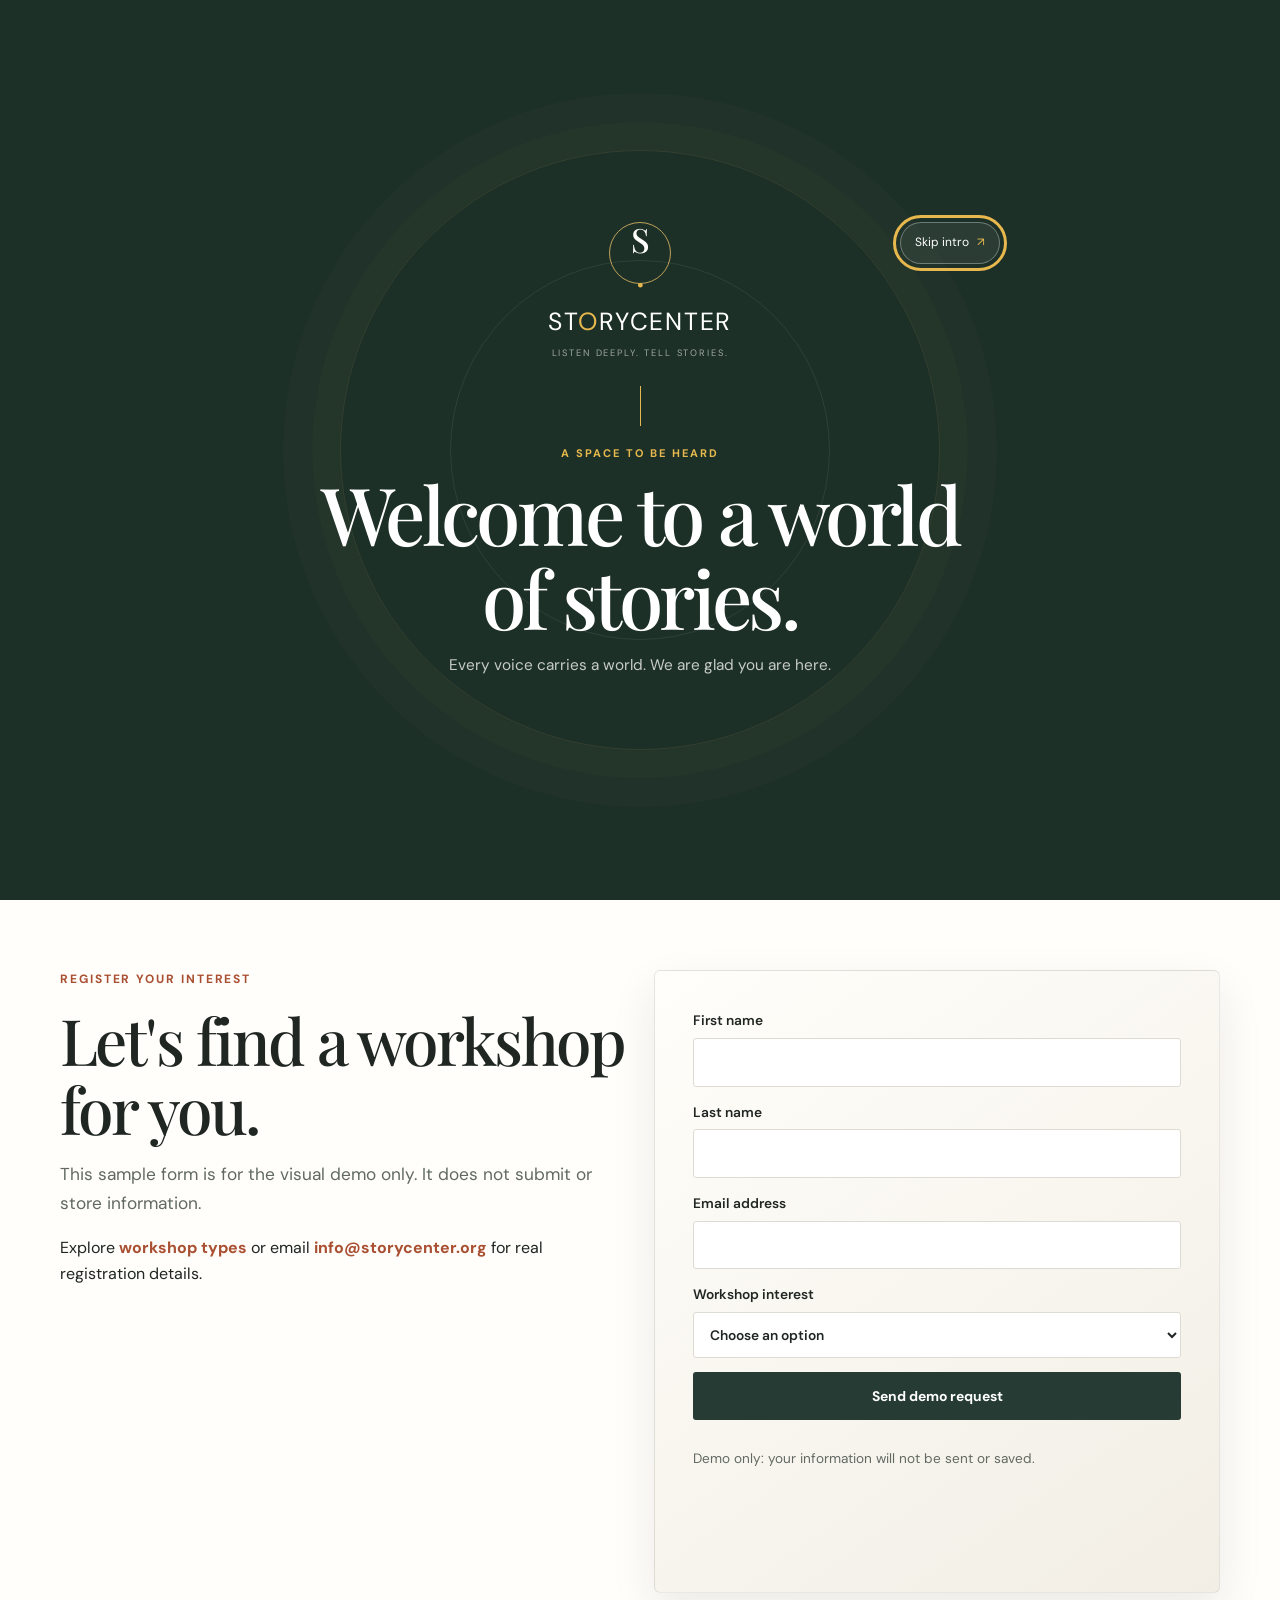
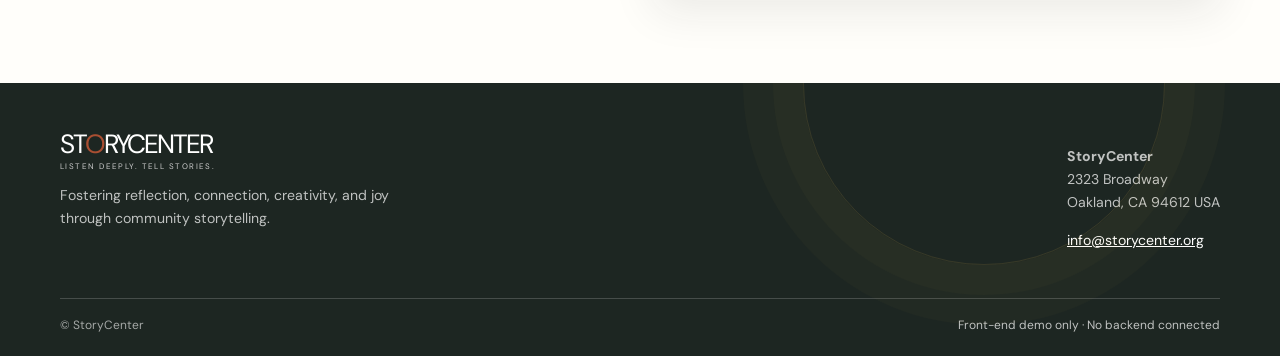
<file: appointment.html>
<!DOCTYPE html>
<html lang="en">
<head>
    <meta charset="utf-8"><meta name="viewport" content="width=device-width, initial-scale=1">
    <meta name="description" content="Register your interest in a StoryCenter public digital storytelling workshop.">
    <title>Join a Workshop — StoryCenter</title>
    <link rel="preconnect" href="https://fonts.googleapis.com"><link rel="preconnect" href="https://fonts.gstatic.com" crossorigin>
    <link href="https://fonts.googleapis.com/css2?family=DM+Sans:wght@400;500;600;700&family=Playfair+Display:wght@500;600;700&display=swap" rel="stylesheet"><link rel="stylesheet" href="css/storycenter.css">
</head>
<body class="inner-page">
    <a class="home-skip" href="#main-content">Skip to content</a>
    <div class="sc-announcement">Support community storytelling and help more voices be heard. <a href="https://www.storycenter.org/donate">Support our work ↗</a><button class="sc-announcement-close" aria-label="Close announcement">×</button></div>
    <header class="sc-header"><div class="sc-wrap sc-nav-row"><a class="sc-brand" href="index.html"><span class="sc-brand-name">ST<span>O</span>RYCENTER</span><span class="sc-brand-tag">Listen deeply. Tell stories.</span></a><button class="sc-menu" aria-expanded="false" aria-controls="primary-nav">☰ <span>Menu</span></button><nav class="sc-nav" id="primary-nav" aria-label="Main navigation"><a href="about.html">About</a><a href="service.html">Workshops</a><a href="gallery.html">Stories</a><a href="price.html">Custom services</a><a href="team.html">Facilitators</a><a class="sc-nav-cta" href="appointment.html" aria-current="page">Join a workshop ↗</a></nav></div></header>
    <main id="main-content">
        <section class="sc-page-hero" style="--page-hero-image:url('https://images.unsplash.com/photo-1529156069898-49953e39b3ac?auto=format&amp;fit=crop&amp;w=2200&amp;q=88')"><div class="sc-page-hero-content sc-wrap"><nav class="sc-breadcrumb" aria-label="Breadcrumb"><a href="index.html">Home</a><span>/</span><span>Join a workshop</span></nav><p class="sc-eyebrow">Public workshops &amp; webinars</p><h1 class="sc-title">Take the first step toward your story.</h1><p class="sc-lead">Tell us what you are interested in and we can help you find a StoryCenter learning experience.</p><div class="sc-actions"><a class="sc-button sc-button-gold" href="#workshop-interest">Register your interest <span aria-hidden="true">↓</span></a><a class="sc-button sc-button-outline" href="service.html">Explore workshop types</a></div></div><a class="sc-hero-note" href="service.html"><span>Your voice belongs here</span><b>Start with the story you want to tell.</b><i aria-hidden="true">↗</i></a><span class="sc-hero-index" aria-hidden="true">07 <i>/</i> BEGIN</span></section>
        <section class="sc-section sc-section-white" id="workshop-interest"><div class="sc-wrap sc-grid-2">
            <div><p class="sc-eyebrow">Register your interest</p><h2 class="sc-title">Let's find a workshop for you.</h2><p class="sc-lead">This sample form is for the visual demo only. It does not submit or store information.</p><p>Explore <a class="sc-link" href="service.html">workshop types</a> or email <a class="sc-link" href="mailto:info@storycenter.org">info@storycenter.org</a> for real registration details.</p></div>
            <form class="sc-form" data-demo-form>
                <label>First name<input name="first-name" autocomplete="given-name" required></label>
                <label>Last name<input name="last-name" autocomplete="family-name" required></label>
                <label>Email address<input type="email" name="email" autocomplete="email" required></label>
                <label>Workshop interest<select name="workshop" required><option value="">Choose an option</option><option>Introduction to Digital Storytelling</option><option>Online Digital Storytelling Workshop</option><option>Participatory Research and Digital Storytelling</option><option>Stories-in-Motion with ArcGIS</option></select></label>
                <button class="sc-button sc-button-dark" type="submit">Send demo request</button>
                <p class="sc-form-notice">Demo only: your information will not be sent or saved.</p><p class="sc-form-status" aria-live="polite"></p>
            </form>
        </div></section>
    </main>
    <footer class="sc-footer"><div class="sc-wrap"><div class="sc-footer-main"><div><a class="sc-brand" href="index.html"><span class="sc-brand-name">ST<span>O</span>RYCENTER</span><span class="sc-brand-tag" style="color:#ccc">Listen deeply. Tell stories.</span></a><p>Fostering reflection, connection, creativity, and joy through community storytelling.</p></div><div><p><strong>StoryCenter</strong><br>2323 Broadway<br>Oakland, CA 94612 USA</p><p><a href="mailto:info@storycenter.org">info@storycenter.org</a></p></div></div><div class="sc-footer-bottom"><span>© StoryCenter</span><p>Front-end demo only · No backend connected</p></div></div></footer>
    <script src="js/storycenter.js"></script>
</body>
</html>
</file>
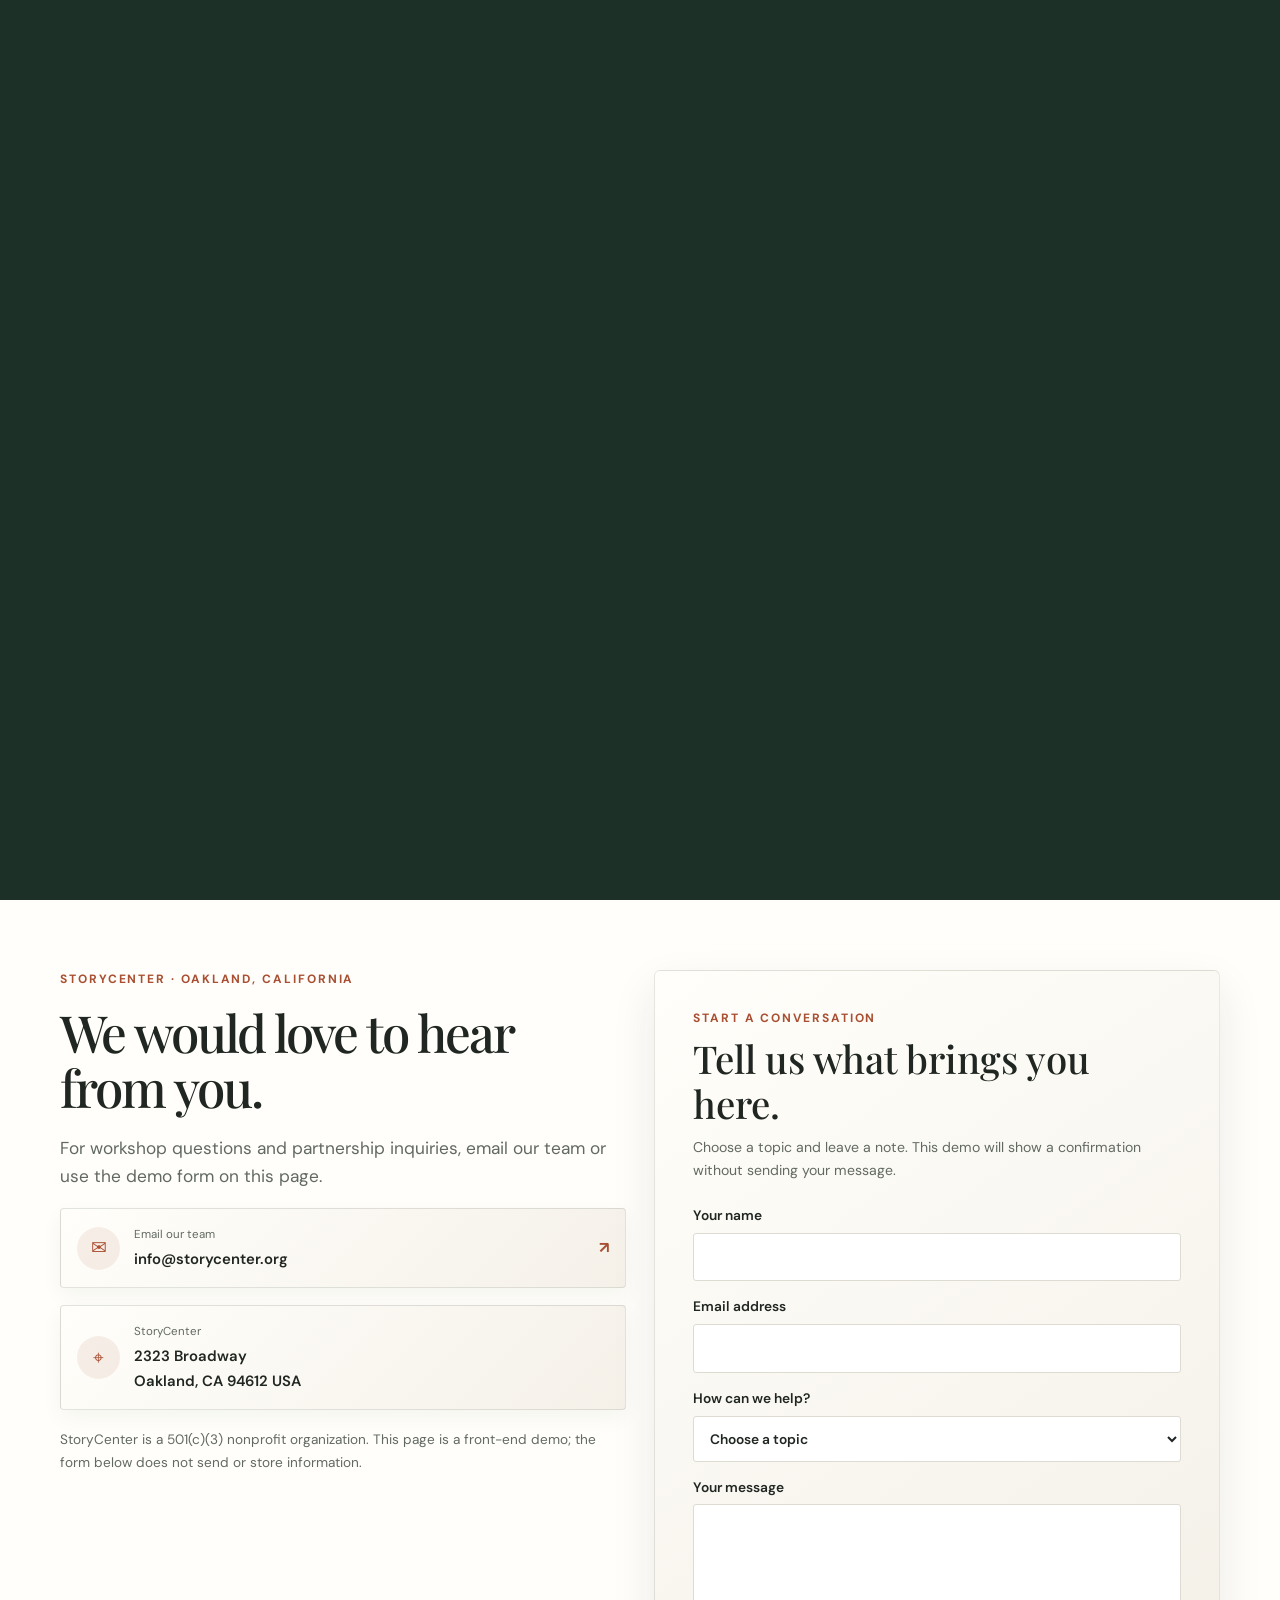
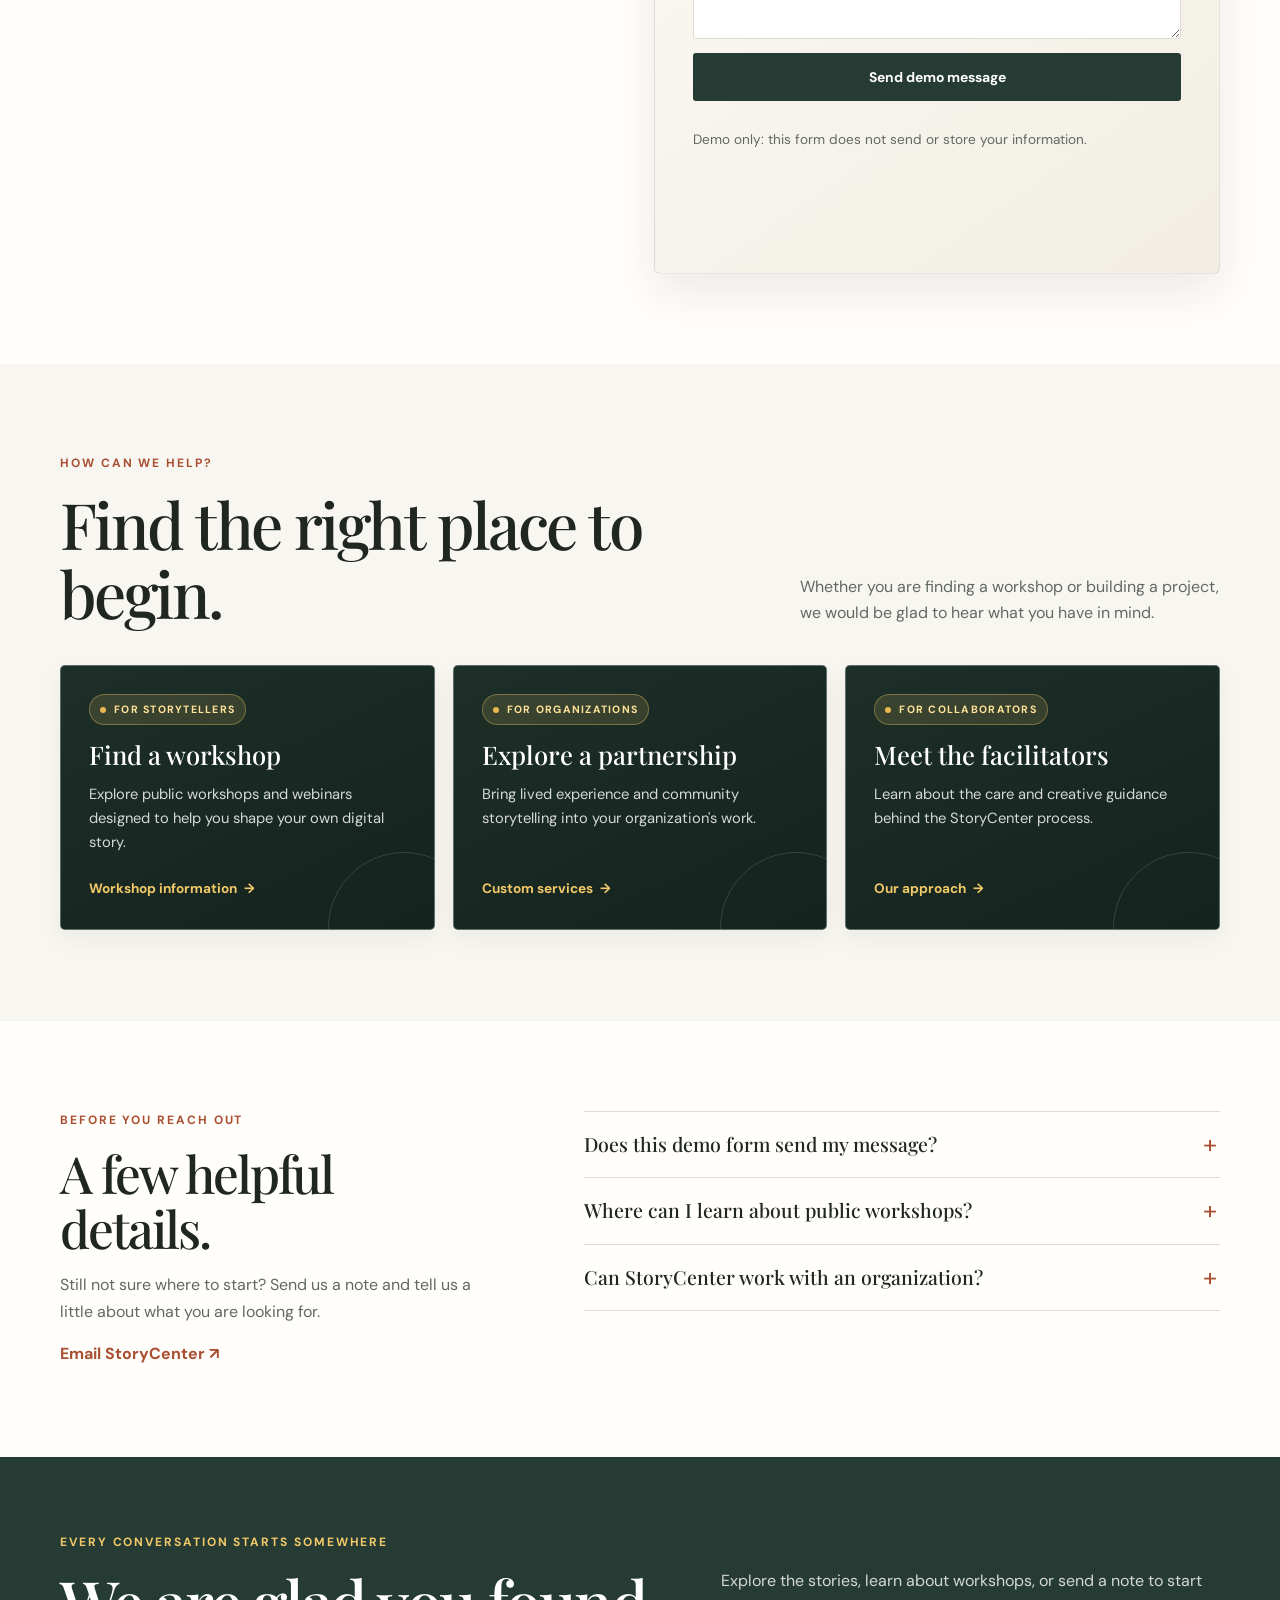
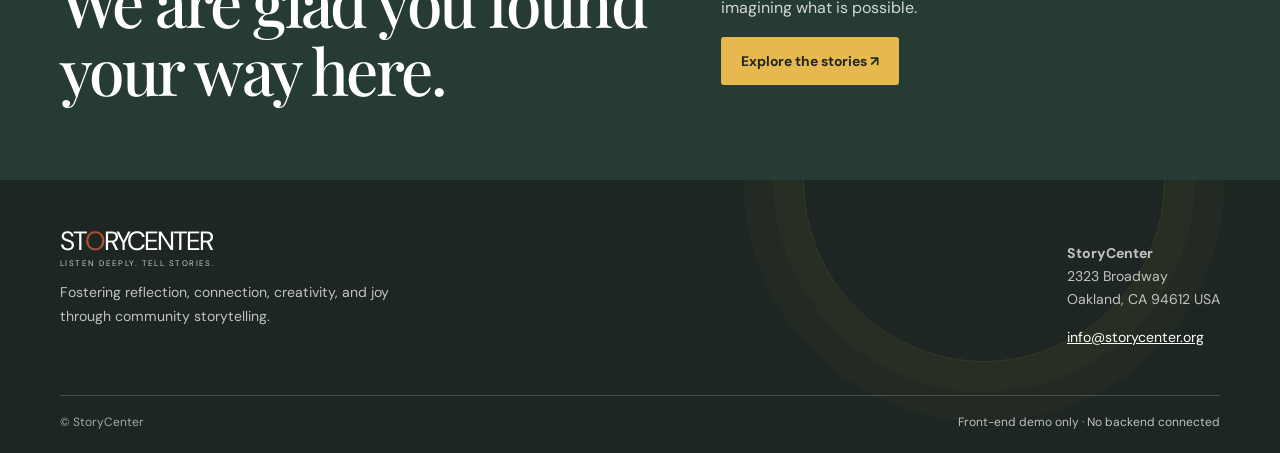
<file: contact.html>
<!DOCTYPE html>
<html lang="en">
<head>
    <meta charset="utf-8"><meta name="viewport" content="width=device-width, initial-scale=1">
    <meta name="description" content="Contact StoryCenter about workshops, custom partnerships, and digital storytelling.">
    <title>Contact StoryCenter</title>
    <link rel="preconnect" href="https://fonts.googleapis.com"><link rel="preconnect" href="https://fonts.gstatic.com" crossorigin>
    <link href="https://fonts.googleapis.com/css2?family=DM+Sans:wght@400;500;600;700&family=Playfair+Display:wght@500;600;700&display=swap" rel="stylesheet"><link rel="stylesheet" href="css/storycenter.css">
</head>
<body class="inner-page">
    <a class="home-skip" href="#main-content">Skip to content</a>
    <div class="sc-announcement">Support community storytelling and help more voices be heard. <a href="https://www.storycenter.org/donate">Support our work ↗</a><button class="sc-announcement-close" aria-label="Close announcement">×</button></div>
    <header class="sc-header"><div class="sc-wrap sc-nav-row"><a class="sc-brand" href="index.html"><span class="sc-brand-name">ST<span>O</span>RYCENTER</span><span class="sc-brand-tag">Listen deeply. Tell stories.</span></a><button class="sc-menu" aria-expanded="false" aria-controls="primary-nav">☰ <span>Menu</span></button><nav class="sc-nav" id="primary-nav" aria-label="Main navigation"><a href="about.html">About</a><a href="service.html">Workshops</a><a href="gallery.html">Stories</a><a href="price.html">Custom services</a><a href="team.html">Facilitators</a><a class="sc-nav-cta" href="contact.html" aria-current="page">Get in touch ↗</a></nav></div></header>
    <main id="main-content">
        <section class="sc-page-hero" style="--page-hero-image:url('https://images.unsplash.com/photo-1521737711867-e3b97375f902?auto=format&amp;fit=crop&amp;w=2200&amp;q=88')"><div class="sc-page-hero-content sc-wrap"><nav class="sc-breadcrumb" aria-label="Breadcrumb"><a href="index.html">Home</a><span>/</span><span>Contact</span></nav><p class="sc-eyebrow">Get in touch · Let's connect</p><h1 class="sc-title">What story would you like to tell?</h1><p class="sc-lead">Reach out about workshops, partnerships, or anything else you would like to explore with StoryCenter.</p><div class="sc-actions"><a class="sc-button sc-button-gold" href="#contact-form">Send us a note <span aria-hidden="true">↓</span></a><a class="sc-button sc-button-outline" href="mailto:info@storycenter.org">Email StoryCenter</a></div></div><a class="sc-hero-note" href="#contact-form"><span>Oakland · Working everywhere</span><b>Good things begin with a conversation.</b><i aria-hidden="true">↗</i></a><span class="sc-hero-index" aria-hidden="true">08 <i>/</i> CONNECT</span></section>
        <section class="sc-section sc-section-white" id="contact-form"><div class="sc-wrap sc-grid-2">
            <div class="contact-intro"><p class="sc-eyebrow">StoryCenter · Oakland, California</p><h2 class="sc-title">We would love to hear from you.</h2><p class="sc-lead">For workshop questions and partnership inquiries, email our team or use the demo form on this page.</p><a class="contact-email-card" href="mailto:info@storycenter.org"><span class="contact-method-icon" aria-hidden="true">✉</span><span><small>Email our team</small><strong>info@storycenter.org</strong></span><b aria-hidden="true">↗</b></a><div class="contact-address-card"><span class="contact-method-icon" aria-hidden="true">⌖</span><span><small>StoryCenter</small><strong>2323 Broadway<br>Oakland, CA 94612 USA</strong></span></div><p class="sc-form-notice">StoryCenter is a 501(c)(3) nonprofit organization. This page is a front-end demo; the form below does not send or store information.</p></div>
            <form class="sc-form" data-demo-form>
                <div class="contact-form-heading"><p class="sc-eyebrow">Start a conversation</p><h2>Tell us what brings you here.</h2><p>Choose a topic and leave a note. This demo will show a confirmation without sending your message.</p></div>
                <label>Your name<input name="name" autocomplete="name" required></label>
                <label>Email address<input type="email" name="email" autocomplete="email" required></label>
                <label>How can we help?<select name="topic" required><option value="">Choose a topic</option><option>Public workshops</option><option>Custom services</option><option>General question</option></select></label>
                <label>Your message<textarea name="message" required></textarea></label>
                <button class="sc-button sc-button-dark" type="submit">Send demo message</button>
                <p class="sc-form-notice">Demo only: this form does not send or store your information.</p><p class="sc-form-status" aria-live="polite"></p>
            </form>
        </div></section>
        <section class="sc-section contact-topics"><div class="sc-wrap"><div class="sc-heading"><div><p class="sc-eyebrow">How can we help?</p><h2 class="sc-title">Find the right place to begin.</h2></div><p>Whether you are finding a workshop or building a project, we would be glad to hear what you have in mind.</p></div><div class="sc-grid-3">
            <a class="sc-card contact-topic-card" href="appointment.html"><span class="sc-card-label">For storytellers</span><h3>Find a workshop</h3><p>Explore public workshops and webinars designed to help you shape your own digital story.</p><span class="sc-link">Workshop information</span></a>
            <a class="sc-card contact-topic-card" href="price.html"><span class="sc-card-label">For organizations</span><h3>Explore a partnership</h3><p>Bring lived experience and community storytelling into your organization's work.</p><span class="sc-link">Custom services</span></a>
            <a class="sc-card contact-topic-card" href="team.html"><span class="sc-card-label">For collaborators</span><h3>Meet the facilitators</h3><p>Learn about the care and creative guidance behind the StoryCenter process.</p><span class="sc-link">Our approach</span></a>
        </div></div></section>
        <section class="sc-section sc-section-white contact-faq"><div class="sc-wrap contact-faq-layout"><div><p class="sc-eyebrow">Before you reach out</p><h2 class="sc-title">A few helpful details.</h2><p>Still not sure where to start? Send us a note and tell us a little about what you are looking for.</p><a class="sc-link" href="mailto:info@storycenter.org">Email StoryCenter ↗</a></div><div class="contact-faq-list">
            <details><summary>Does this demo form send my message?</summary><p>No. This is a front-end demonstration only. Submitting the form shows an on-screen confirmation; information is not sent or stored.</p></details>
            <details><summary>Where can I learn about public workshops?</summary><p>Visit the <a class="sc-link" href="service.html">Workshops page</a> to explore sample learning experiences, or use the <a class="sc-link" href="appointment.html">interest form</a> demo.</p></details>
            <details><summary>Can StoryCenter work with an organization?</summary><p>StoryCenter offers custom storytelling partnerships. Visit <a class="sc-link" href="price.html">Custom services</a> to learn more about the sample approach.</p></details>
        </div></div></section>
        <section class="sc-cta"><div class="sc-wrap sc-cta-inner"><div><p class="sc-eyebrow">Every conversation starts somewhere</p><h2>We are glad you found your way here.</h2></div><div><p>Explore the stories, learn about workshops, or send a note to start imagining what is possible.</p><a class="sc-button sc-button-gold" href="gallery.html">Explore the stories ↗</a></div></div></section>
    </main>
    <footer class="sc-footer"><div class="sc-wrap"><div class="sc-footer-main"><div><a class="sc-brand" href="index.html"><span class="sc-brand-name">ST<span>O</span>RYCENTER</span><span class="sc-brand-tag" style="color:#ccc">Listen deeply. Tell stories.</span></a><p>Fostering reflection, connection, creativity, and joy through community storytelling.</p></div><div><p><strong>StoryCenter</strong><br>2323 Broadway<br>Oakland, CA 94612 USA</p><p><a href="mailto:info@storycenter.org">info@storycenter.org</a></p></div></div><div class="sc-footer-bottom"><span>© StoryCenter</span><p>Front-end demo only · No backend connected</p></div></div></footer>
    <script src="js/storycenter.js"></script>
</body>
</html>
</file>
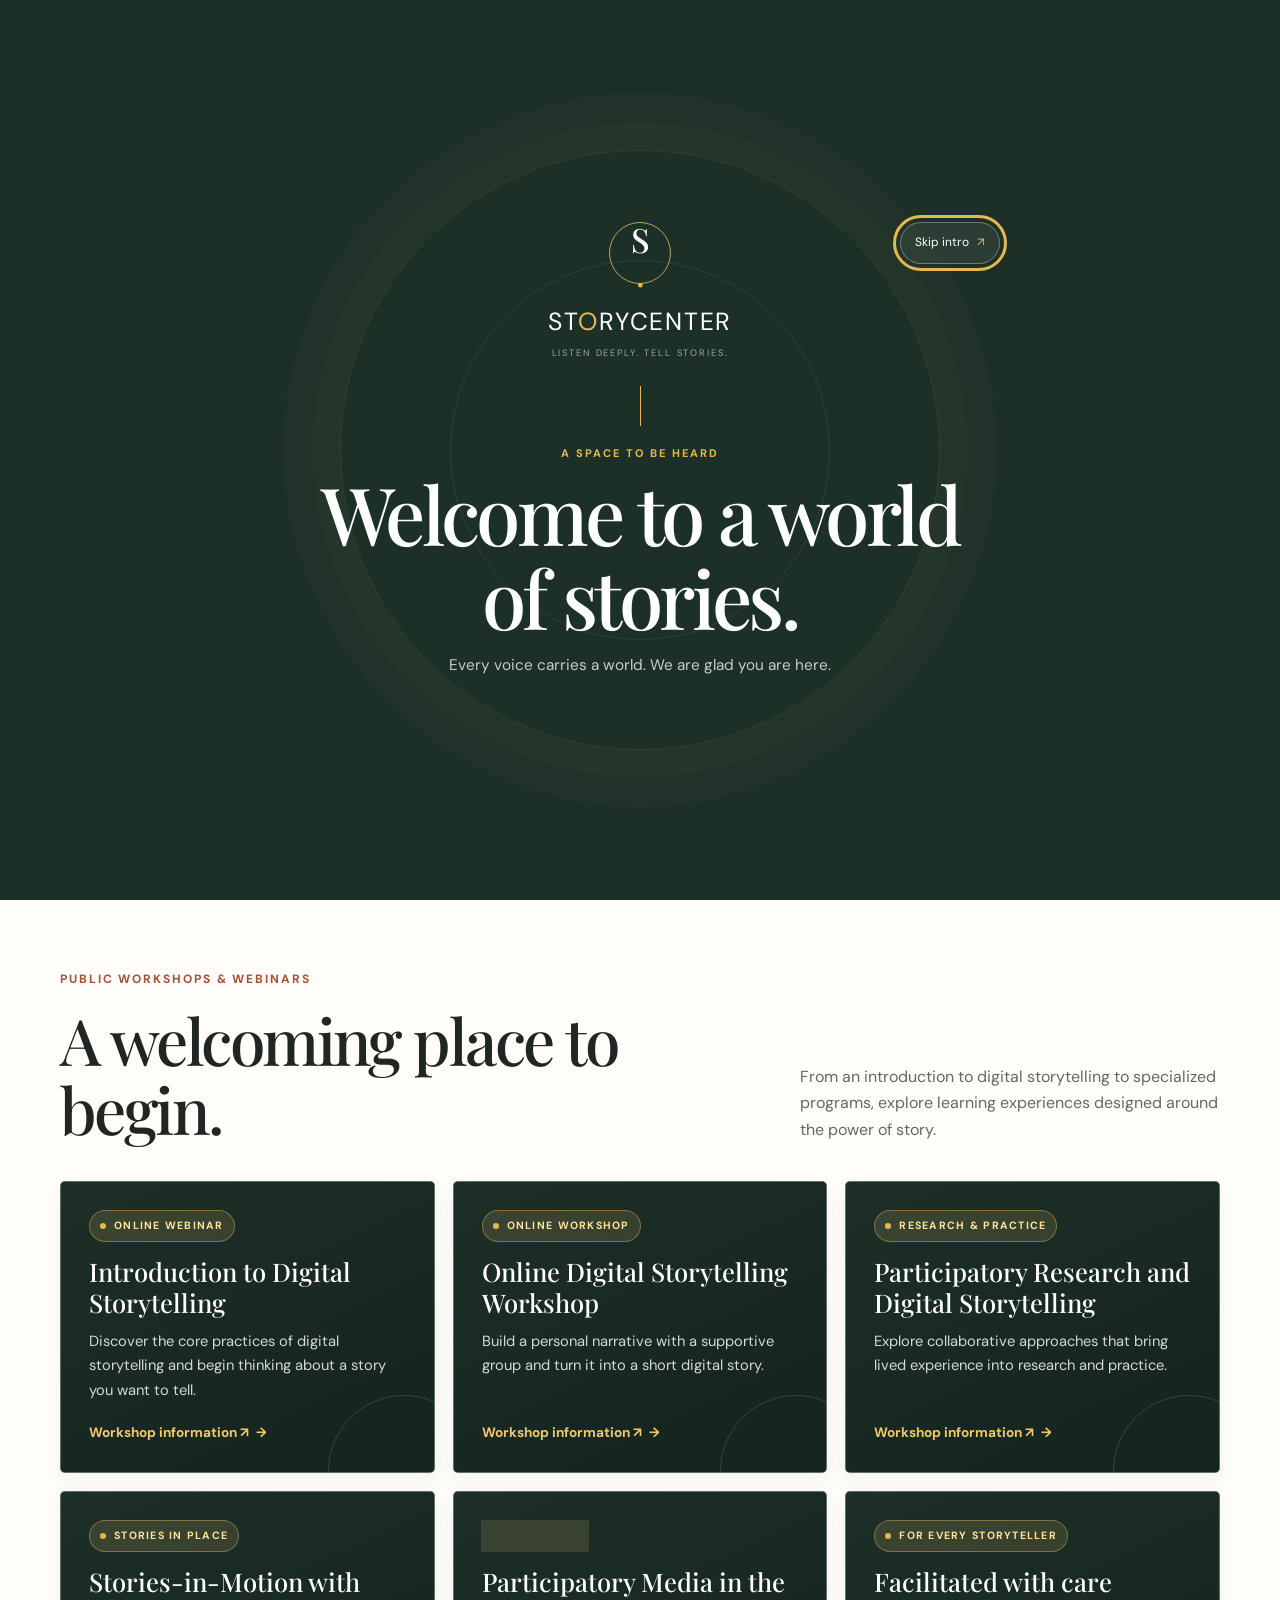
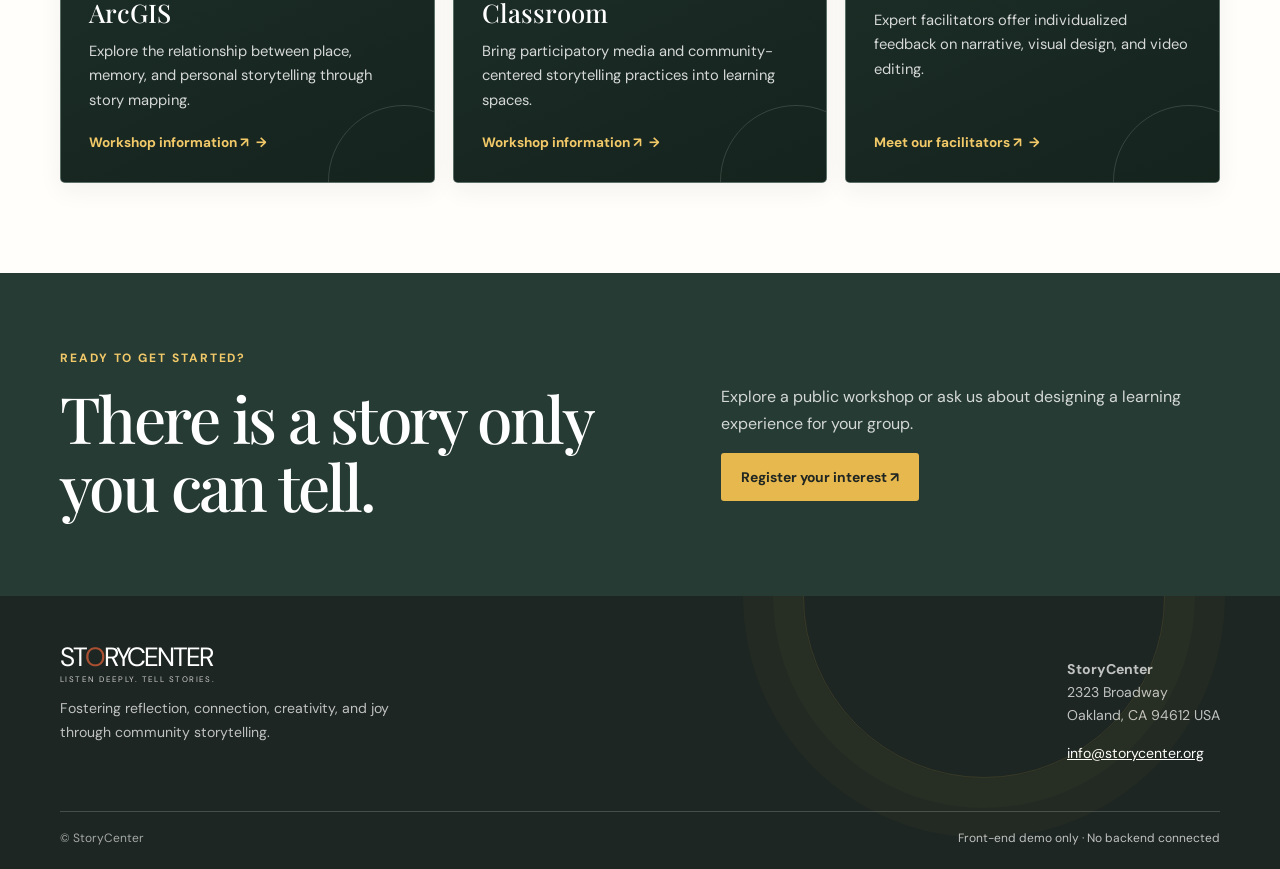
<file: service.html>
<!DOCTYPE html>
<html lang="en">
<head>
    <meta charset="utf-8"><meta name="viewport" content="width=device-width, initial-scale=1">
    <meta name="description" content="Explore StoryCenter digital storytelling workshops, webinars, and learning experiences.">
    <title>Workshops — StoryCenter</title>
    <link rel="preconnect" href="https://fonts.googleapis.com"><link rel="preconnect" href="https://fonts.gstatic.com" crossorigin>
    <link href="https://fonts.googleapis.com/css2?family=DM+Sans:wght@400;500;600;700&family=Playfair+Display:wght@500;600;700&display=swap" rel="stylesheet"><link rel="stylesheet" href="css/storycenter.css">
</head>
<body class="inner-page">
    <a class="home-skip" href="#main-content">Skip to content</a>
    <div class="sc-announcement">Support community storytelling and help more voices be heard. <a href="https://www.storycenter.org/donate">Support our work ↗</a><button class="sc-announcement-close" aria-label="Close announcement">×</button></div>
    <header class="sc-header"><div class="sc-wrap sc-nav-row"><a class="sc-brand" href="index.html"><span class="sc-brand-name">ST<span>O</span>RYCENTER</span><span class="sc-brand-tag">Listen deeply. Tell stories.</span></a><button class="sc-menu" aria-expanded="false" aria-controls="primary-nav">☰ <span>Menu</span></button><nav class="sc-nav" id="primary-nav" aria-label="Main navigation"><a href="about.html">About</a><a href="service.html" aria-current="page">Workshops</a><a href="gallery.html">Stories</a><a href="price.html">Custom services</a><a href="team.html">Facilitators</a><a class="sc-nav-cta" href="appointment.html">Join a workshop ↗</a></nav></div></header>
    <main id="main-content">
        <section class="sc-page-hero" style="--page-hero-image:url('https://images.unsplash.com/photo-1521737711867-e3b97375f902?auto=format&amp;fit=crop&amp;w=2200&amp;q=88')"><div class="sc-page-hero-content sc-wrap"><nav class="sc-breadcrumb" aria-label="Breadcrumb"><a href="index.html">Home</a><span>/</span><span>Workshops</span></nav><p class="sc-eyebrow">Learn by making · Workshops</p><h1 class="sc-title">Find your story. Make it heard.</h1><p class="sc-lead">Interactive, hands-on production experiences help storytellers shape personal stories with care and creativity.</p><div class="sc-actions"><a class="sc-button sc-button-gold" href="appointment.html">Find your workshop <span aria-hidden="true">↗</span></a><a class="sc-button sc-button-outline" href="gallery.html">Hear participant stories</a></div></div><a class="sc-hero-note" href="appointment.html"><span>Make something meaningful</span><b>A welcoming place to begin.</b><i aria-hidden="true">↗</i></a><span class="sc-hero-index" aria-hidden="true">02 <i>/</i> WORKSHOPS</span></section>
        <section class="sc-section sc-section-white"><div class="sc-wrap"><div class="sc-heading"><div><p class="sc-eyebrow">Public workshops &amp; webinars</p><h2 class="sc-title">A welcoming place to begin.</h2></div><p>From an introduction to digital storytelling to specialized programs, explore learning experiences designed around the power of story.</p></div><div class="sc-grid-3">
            <article class="sc-card"><span class="sc-card-label">Online webinar</span><h3>Introduction to Digital Storytelling</h3><p>Discover the core practices of digital storytelling and begin thinking about a story you want to tell.</p><a class="sc-link" href="appointment.html">Workshop information ↗</a></article>
            <article class="sc-card"><span class="sc-card-label">Online workshop</span><h3>Online Digital Storytelling Workshop</h3><p>Build a personal narrative with a supportive group and turn it into a short digital story.</p><a class="sc-link" href="appointment.html">Workshop information ↗</a></article>
            <article class="sc-card"><span class="sc-card-label">Research &amp; practice</span><h3>Participatory Research and Digital Storytelling</h3><p>Explore collaborative approaches that bring lived experience into research and practice.</p><a class="sc-link" href="appointment.html">Workshop information ↗</a></article>
            <article class="sc-card"><span class="sc-card-label">Stories in place</span><h3>Stories-in-Motion with ArcGIS</h3><p>Explore the relationship between place, memory, and personal storytelling through story mapping.</p><a class="sc-link" href="appointment.html">Workshop information ↗</a></article>
            <article class="sc-card"><span class="sc-card-label">Education</span><h3>Participatory Media in the Classroom</h3><p>Bring participatory media and community-centered storytelling practices into learning spaces.</p><a class="sc-link" href="appointment.html">Workshop information ↗</a></article>
            <article class="sc-card"><span class="sc-card-label">For every storyteller</span><h3>Facilitated with care</h3><p>Expert facilitators offer individualized feedback on narrative, visual design, and video editing.</p><a class="sc-link" href="team.html">Meet our facilitators ↗</a></article>
        </div></div></section>
        <section class="sc-cta"><div class="sc-wrap sc-cta-inner"><div><p class="sc-eyebrow">Ready to get started?</p><h2>There is a story only you can tell.</h2></div><div><p>Explore a public workshop or ask us about designing a learning experience for your group.</p><a class="sc-button sc-button-gold" href="appointment.html">Register your interest ↗</a></div></div></section>
    </main>
    <footer class="sc-footer"><div class="sc-wrap"><div class="sc-footer-main"><div><a class="sc-brand" href="index.html"><span class="sc-brand-name">ST<span>O</span>RYCENTER</span><span class="sc-brand-tag" style="color:#ccc">Listen deeply. Tell stories.</span></a><p>Fostering reflection, connection, creativity, and joy through community storytelling.</p></div><div><p><strong>StoryCenter</strong><br>2323 Broadway<br>Oakland, CA 94612 USA</p><p><a href="mailto:info@storycenter.org">info@storycenter.org</a></p></div></div><div class="sc-footer-bottom"><span>© StoryCenter</span><p>Front-end demo only · No backend connected</p></div></div></footer>
    <script src="js/storycenter.js"></script>
</body>
</html>
</file>
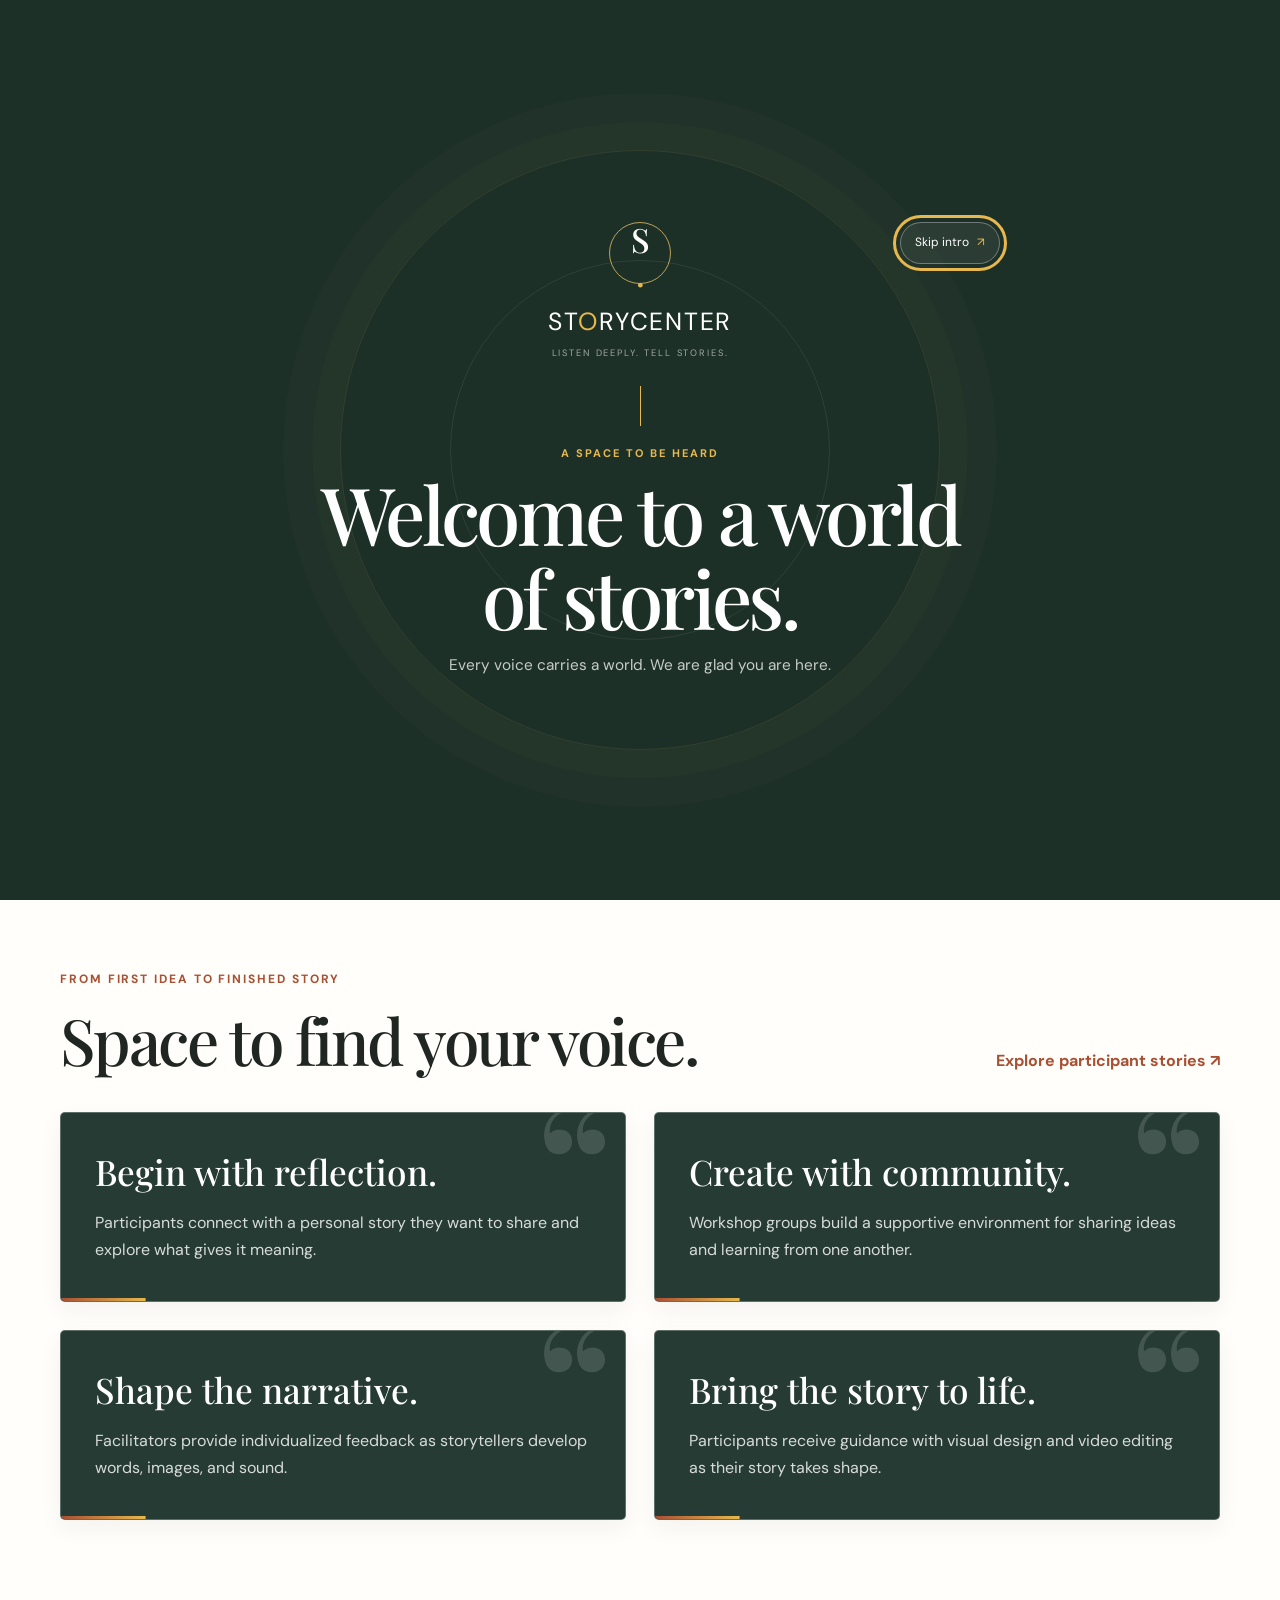
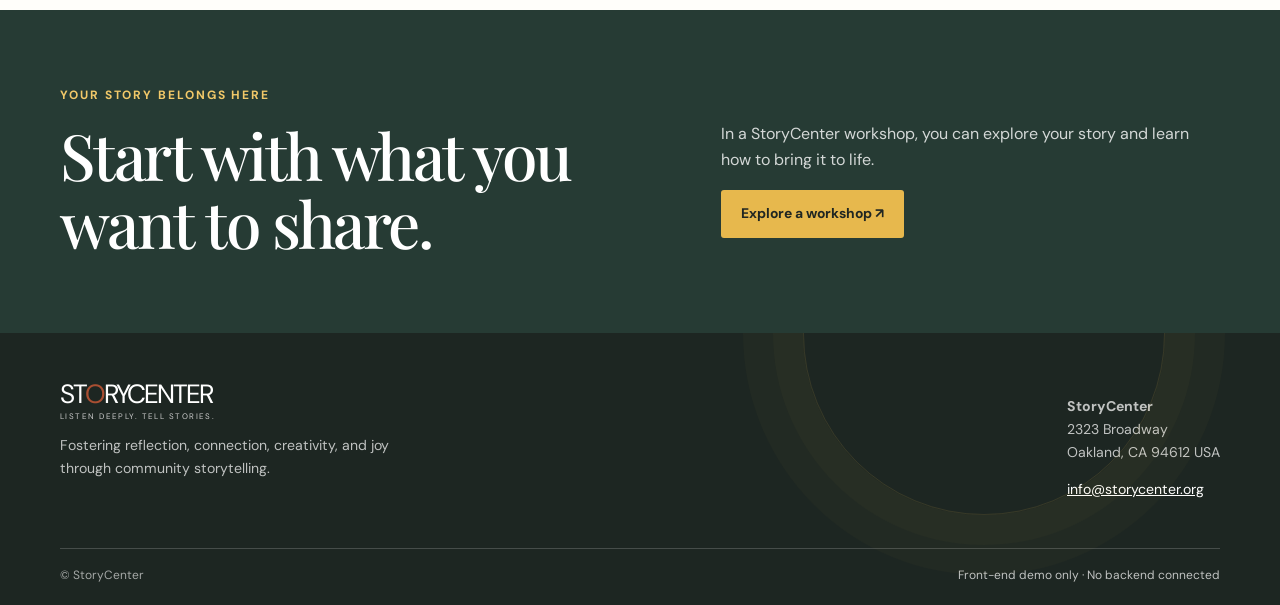
<file: testimonial.html>
<!DOCTYPE html>
<html lang="en">
<head>
    <meta charset="utf-8"><meta name="viewport" content="width=device-width, initial-scale=1">
    <meta name="description" content="Participant reflections on the StoryCenter digital storytelling experience.">
    <title>Participant Voices — StoryCenter</title>
    <link rel="preconnect" href="https://fonts.googleapis.com"><link rel="preconnect" href="https://fonts.gstatic.com" crossorigin>
    <link href="https://fonts.googleapis.com/css2?family=DM+Sans:wght@400;500;600;700&family=Playfair+Display:wght@500;600;700&display=swap" rel="stylesheet"><link rel="stylesheet" href="css/storycenter.css">
</head>
<body class="inner-page">
    <a class="home-skip" href="#main-content">Skip to content</a>
    <div class="sc-announcement">Support community storytelling and help more voices be heard. <a href="https://www.storycenter.org/donate">Support our work ↗</a><button class="sc-announcement-close" aria-label="Close announcement">×</button></div>
    <header class="sc-header"><div class="sc-wrap sc-nav-row"><a class="sc-brand" href="index.html"><span class="sc-brand-name">ST<span>O</span>RYCENTER</span><span class="sc-brand-tag">Listen deeply. Tell stories.</span></a><button class="sc-menu" aria-expanded="false" aria-controls="primary-nav">☰ <span>Menu</span></button><nav class="sc-nav" id="primary-nav" aria-label="Main navigation"><a href="about.html">About</a><a href="service.html">Workshops</a><a href="gallery.html">Stories</a><a href="price.html">Custom services</a><a href="team.html">Facilitators</a><a class="sc-nav-cta" href="appointment.html">Join a workshop ↗</a></nav></div></header>
    <main id="main-content">
        <section class="sc-page-hero" style="--page-hero-image:url('https://images.unsplash.com/photo-1511632765486-a01980e01a18?auto=format&amp;fit=crop&amp;w=2200&amp;q=88')"><div class="sc-page-hero-content sc-wrap"><nav class="sc-breadcrumb" aria-label="Breadcrumb"><a href="index.html">Home</a><span>/</span><span>Participant voices</span></nav><p class="sc-eyebrow">The workshop experience · Participant voices</p><h1 class="sc-title">A process grounded in connection.</h1><p class="sc-lead">Every storyteller brings a singular point of view. StoryCenter workshops offer a supportive place to reflect, create, and listen.</p><div class="sc-actions"><a class="sc-button sc-button-gold" href="gallery.html">Explore the story collection <span aria-hidden="true">↗</span></a><a class="sc-button sc-button-outline" href="appointment.html">Join a workshop</a></div></div><a class="sc-hero-note" href="gallery.html"><span>Stories made together</span><b>Listen closely. See each other.</b><i aria-hidden="true">↗</i></a><span class="sc-hero-index" aria-hidden="true">05 <i>/</i> VOICES</span></section>
        <section class="sc-section sc-section-white"><div class="sc-wrap"><div class="sc-heading"><div><p class="sc-eyebrow">From first idea to finished story</p><h2 class="sc-title">Space to find your voice.</h2></div><a class="sc-link" href="gallery.html">Explore participant stories ↗</a></div><div class="sc-grid-2">
            <article class="sc-quote"><blockquote>Begin with reflection.</blockquote><p>Participants connect with a personal story they want to share and explore what gives it meaning.</p></article>
            <article class="sc-quote"><blockquote>Create with community.</blockquote><p>Workshop groups build a supportive environment for sharing ideas and learning from one another.</p></article>
            <article class="sc-quote"><blockquote>Shape the narrative.</blockquote><p>Facilitators provide individualized feedback as storytellers develop words, images, and sound.</p></article>
            <article class="sc-quote"><blockquote>Bring the story to life.</blockquote><p>Participants receive guidance with visual design and video editing as their story takes shape.</p></article>
        </div></div></section>
        <section class="sc-cta"><div class="sc-wrap sc-cta-inner"><div><p class="sc-eyebrow">Your story belongs here</p><h2>Start with what you want to share.</h2></div><div><p>In a StoryCenter workshop, you can explore your story and learn how to bring it to life.</p><a class="sc-button sc-button-gold" href="appointment.html">Explore a workshop ↗</a></div></div></section>
    </main>
    <footer class="sc-footer"><div class="sc-wrap"><div class="sc-footer-main"><div><a class="sc-brand" href="index.html"><span class="sc-brand-name">ST<span>O</span>RYCENTER</span><span class="sc-brand-tag" style="color:#ccc">Listen deeply. Tell stories.</span></a><p>Fostering reflection, connection, creativity, and joy through community storytelling.</p></div><div><p><strong>StoryCenter</strong><br>2323 Broadway<br>Oakland, CA 94612 USA</p><p><a href="mailto:info@storycenter.org">info@storycenter.org</a></p></div></div><div class="sc-footer-bottom"><span>© StoryCenter</span><p>Front-end demo only · No backend connected</p></div></div></footer>
    <script src="js/storycenter.js"></script>
</body>
</html>
</file>
<file: css/storycenter.css>
:root {
    --sc-paper: #f8f6f1;
    --sc-white: #fffefa;
    --sc-ink: #202622;
    --sc-muted: #626963;
    --sc-forest: #263b34;
    --sc-rust: #a94f32;
    --sc-gold: #e7b84d;
    --sc-line: #dedbd2;
    --sc-serif: "Playfair Display", Georgia, serif;
    --sc-sans: "DM Sans", Arial, sans-serif;
}

* { box-sizing: border-box; }
html { scroll-behavior: smooth; scroll-padding-top: 100px; }
body { margin: 0; background: var(--sc-paper); color: var(--sc-ink); font: 16px/1.65 var(--sc-sans); }
img { display: block; max-width: 100%; }
a { color: inherit; }
button, input, select, textarea { font: inherit; }
.sc-wrap { width: min(1160px, calc(100% - 48px)); margin-inline: auto; }
.sc-eyebrow { margin: 0 0 15px; color: var(--sc-rust); font-size: .75rem; font-weight: 700; letter-spacing: .16em; text-transform: uppercase; }
.sc-title { margin: 0; font: 500 clamp(2.4rem, 5vw, 4.6rem)/1.08 var(--sc-serif); letter-spacing: -.04em; }
.sc-lead { max-width: 680px; color: var(--sc-muted); font-size: 1.08rem; }
.sc-section { padding: 90px 0; }
.sc-section-white { background: var(--sc-white); }
.sc-section-forest { background: var(--sc-forest); color: white; }
.sc-heading { display: flex; align-items: end; justify-content: space-between; gap: 30px; margin-bottom: 38px; }
.sc-heading > p { max-width: 420px; margin: 0; color: var(--sc-muted); }
.sc-section-forest .sc-heading > p { color: rgba(255,255,255,.78); }
.sc-button { display: inline-flex; min-height: 48px; align-items: center; justify-content: center; gap: 8px; padding: 11px 19px; border: 1px solid transparent; border-radius: 3px; font-size: .87rem; font-weight: 700; text-decoration: none; transition: transform .24s ease, background .24s ease, box-shadow .24s ease; }
.sc-button:hover { transform: translateY(-3px); box-shadow: 0 10px 24px rgba(22,35,29,.16); }
.sc-button:focus-visible, .sc-link:focus-visible, .sc-nav a:focus-visible, .sc-photo-card:focus-visible { outline: 3px solid var(--sc-gold); outline-offset: 4px; }
.sc-button-gold { background: var(--sc-gold); color: var(--sc-ink); }
.sc-button-dark { background: var(--sc-forest); color: white; }
.sc-button-outline { border-color: rgba(255,255,255,.72); color: white; }
.sc-link { color: var(--sc-rust); font-weight: 700; text-decoration: none; }

.sc-announcement { position: relative; padding: 8px 44px; background: var(--sc-ink); color: white; text-align: center; font-size: .8rem; }
.sc-announcement a { text-underline-offset: 3px; }
.sc-announcement button { position: absolute; top: 50%; right: max(20px, calc((100vw - 1160px) / 2)); transform: translateY(-50%); border: 0; background: none; color: white; cursor: pointer; font-size: 1.2rem; }
.sc-header { position: sticky; z-index: 20; top: 0; border-bottom: 1px solid rgba(32,38,34,.08); background: rgba(248,246,241,.97); backdrop-filter: blur(12px); }
.sc-nav-row { position: relative; display: flex; min-height: 82px; align-items: center; justify-content: space-between; gap: 25px; }
.sc-brand { display: inline-flex; flex-direction: column; line-height: 1; text-decoration: none; }
.sc-brand-name { font-size: 1.65rem; font-weight: 400; letter-spacing: -.08em; }
.sc-brand-name span { color: var(--sc-rust); }
.sc-brand-tag { margin-top: 5px; color: var(--sc-muted); font-size: .5rem; letter-spacing: .18em; text-align: right; text-transform: uppercase; }
.sc-nav { display: flex; align-items: center; gap: clamp(16px, 2.5vw, 34px); }
.sc-nav a { color: #353b36; font-size: .86rem; text-decoration: none; }
.sc-nav a:hover, .sc-nav a[aria-current="page"] { color: var(--sc-rust); }
.sc-nav .sc-nav-cta { padding: 10px 15px; border: 1px solid var(--sc-ink); border-radius: 3px; font-weight: 700; }
.sc-menu { display: none; padding: 8px 11px; border: 1px solid var(--sc-line); border-radius: 3px; background: transparent; cursor: pointer; }

.sc-hero { position: relative; display: flex; min-height: 490px; align-items: center; overflow: hidden; background: var(--sc-forest); color: white; }
.sc-hero::before { position: absolute; z-index: 1; inset: 0; background: linear-gradient(90deg, rgba(25,38,33,.91), rgba(25,38,33,.68) 55%, rgba(25,38,33,.17)); content: ""; }
.sc-hero img { position: absolute; z-index: 0; inset: 0; width: 100%; height: 100%; object-fit: cover; }
.sc-hero-content { position: relative; z-index: 2; width: min(1160px, calc(100% - 48px)); margin: auto; padding: 80px 0; }
.sc-hero-copy { max-width: 760px; }
.sc-hero .sc-eyebrow { color: #f2c969; }
.sc-hero h1 { margin: 0; font: 500 clamp(3.1rem, 7vw, 6rem)/1 var(--sc-serif); letter-spacing: -.045em; }
.sc-hero h1 em { color: #f2c969; }
.sc-hero .sc-lead { max-width: 620px; margin: 22px 0 26px; color: rgba(255,255,255,.88); }
.sc-actions { display: flex; flex-wrap: wrap; gap: 11px; }
.sc-subhero { padding: 75px 0; background: #eeeae1; }
.sc-subhero .sc-title { max-width: 850px; }
.sc-subhero .sc-lead { margin: 19px 0 0; }

.sc-grid-2 { display: grid; grid-template-columns: repeat(2, minmax(0,1fr)); gap: 28px; }
.sc-grid-3 { display: grid; grid-template-columns: repeat(3, minmax(0,1fr)); gap: 18px; }
.sc-grid-4 { display: grid; grid-template-columns: repeat(4, minmax(0,1fr)); gap: 18px; }
.sc-card { position: relative; isolation: isolate; display: flex; min-height: 240px; flex-direction: column; overflow: hidden; padding: 28px; border: 1px solid rgba(38,59,52,.1); border-radius: 5px; background: linear-gradient(145deg, var(--sc-white) 30%, #f5f1e9); box-shadow: 0 8px 24px rgba(32,38,34,.055); transition: transform .32s cubic-bezier(.2,.75,.25,1), box-shadow .32s ease, border-color .32s ease; }
.sc-card::before { position: absolute; z-index: -1; top: 0; right: 0; left: 0; height: 4px; background: linear-gradient(90deg, var(--sc-rust), var(--sc-gold)); content: ""; transform: scaleX(.18); transform-origin: left; transition: transform .35s ease; }
.sc-card::after { position: absolute; z-index: -1; right: -46px; bottom: -75px; width: 150px; height: 150px; border: 1px solid rgba(169,79,50,.1); border-radius: 50%; content: ""; transition: transform .4s ease, border-color .4s ease; }
.sc-card:hover { transform: translateY(-8px); border-color: rgba(169,79,50,.28); box-shadow: 0 20px 38px rgba(32,38,34,.12); }
.sc-card:hover::before { transform: scaleX(1); }
.sc-card:hover::after { transform: scale(1.25); border-color: rgba(169,79,50,.2); }
.sc-card h3 { margin: 14px 0 11px; font: 500 1.6rem/1.22 var(--sc-serif); transition: color .25s ease; }
.sc-card:hover h3 { color: var(--sc-rust); }
.sc-card p { margin: 0 0 20px; color: var(--sc-muted); font-size: .92rem; }
.sc-card .sc-link { display: inline-flex; align-self: flex-start; align-items: center; gap: 7px; margin-top: auto; font-size: .85rem; }
.sc-card .sc-link::after { content: "→"; transition: transform .22s ease; }
.sc-card:hover .sc-link::after { transform: translateX(5px); }
.sc-card-label { display: inline-flex; align-self: flex-start; align-items: center; gap: 8px; padding: 6px 10px; border: 1px solid rgba(169,79,50,.15); border-radius: 99px; background: rgba(169,79,50,.07); color: var(--sc-rust); font-size: .66rem; font-weight: 700; letter-spacing: .12em; text-transform: uppercase; }
.sc-card-label::before { width: 6px; height: 6px; border-radius: 50%; background: var(--sc-gold); content: ""; }
.sc-photo-card { position: relative; min-height: 340px; overflow: hidden; border: 1px solid rgba(255,255,255,.65); border-radius: 5px; background: var(--sc-forest); box-shadow: 0 9px 24px rgba(32,38,34,.12); color: white; text-decoration: none; transition: transform .35s cubic-bezier(.2,.75,.25,1), box-shadow .35s ease; }
.sc-photo-card img { position: absolute; inset: 0; width: 100%; height: 100%; object-fit: cover; transition: transform .7s cubic-bezier(.2,.75,.25,1), filter .5s ease; }
.sc-photo-card::after { position: absolute; inset: 0; background: linear-gradient(180deg, rgba(18,27,23,.02) 20%, rgba(18,27,23,.18) 48%, rgba(18,27,23,.91) 100%); content: ""; transition: background .35s ease; }
.sc-photo-card:hover { transform: translateY(-8px); box-shadow: 0 20px 38px rgba(32,38,34,.23); }
.sc-photo-card:hover img { transform: scale(1.08); filter: saturate(1.12); }
.sc-photo-card div { position: absolute; z-index: 1; right: 19px; bottom: 19px; left: 19px; transform: translateY(5px); transition: transform .3s ease; }
.sc-photo-card:hover div { transform: translateY(0); }
.sc-photo-card span { display: inline-flex; padding: 5px 9px; border: 1px solid rgba(242,201,105,.55); border-radius: 99px; background: rgba(32,38,34,.38); color: #f2c969; font-size: .65rem; font-weight: 700; letter-spacing: .1em; text-transform: uppercase; backdrop-filter: blur(8px); }
.sc-photo-card h3 { margin: 10px 0 0; font: 500 1.65rem/1.2 var(--sc-serif); }
.sc-photo-card p { margin: 4px 0 0; color: rgba(255,255,255,.84); font-size: .84rem; }
.sc-split { display: grid; grid-template-columns: 1fr 1fr; align-items: center; gap: clamp(36px, 7vw, 85px); }
.sc-split img { width: 100%; max-height: 520px; object-fit: cover; }
.sc-split-copy h2 { margin: 0 0 18px; font: 500 clamp(2.3rem, 4vw, 3.8rem)/1.08 var(--sc-serif); letter-spacing: -.04em; }
.sc-split-copy p { color: var(--sc-muted); }
.sc-list { display: grid; gap: 12px; margin: 22px 0 28px; padding: 0; list-style: none; }
.sc-list li { display: flex; gap: 11px; }
.sc-list li::before { color: var(--sc-rust); content: "✳"; }
.sc-quote { position: relative; isolation: isolate; min-height: 190px; overflow: hidden; padding: 34px; border: 1px solid rgba(38,59,52,.09); border-radius: 5px; background: linear-gradient(145deg, #f0ece3, #f9f6ef); box-shadow: 0 8px 24px rgba(32,38,34,.055); transition: transform .3s ease, box-shadow .3s ease; }
.sc-quote::before { position: absolute; z-index: -1; top: -25px; right: 14px; color: rgba(169,79,50,.1); content: "“"; font: 700 10rem/.9 var(--sc-serif); transition: transform .35s ease; }
.sc-quote::after { position: absolute; right: 0; bottom: 0; left: 0; height: 3px; background: linear-gradient(90deg, var(--sc-rust), var(--sc-gold)); content: ""; transform: scaleX(.15); transform-origin: left; transition: transform .35s ease; }
.sc-quote:hover { transform: translateY(-6px); box-shadow: 0 18px 34px rgba(32,38,34,.11); }
.sc-quote:hover::before { transform: translateY(5px) rotate(-5deg); }
.sc-quote:hover::after { transform: scaleX(1); }
.sc-quote blockquote { margin: 0; font: 500 clamp(1.5rem, 3vw, 2.2rem)/1.4 var(--sc-serif); }
.sc-quote p { margin: 14px 0 0; color: var(--sc-muted); }
.sc-cta { padding: 76px 0; background: var(--sc-forest); color: white; }
.sc-cta-inner { display: grid; grid-template-columns: 1.1fr .9fr; align-items: center; gap: 50px; }
.sc-cta h2 { margin: 0; font: 500 clamp(2.4rem, 5vw, 4.4rem)/1.06 var(--sc-serif); letter-spacing: -.04em; }
.sc-cta p { color: rgba(255,255,255,.8); }
.sc-cta .sc-eyebrow { color: #f2c969; }
.sc-footer { padding: 48px 0 20px; background: #1d2622; color: white; }
.sc-footer-main { display: flex; justify-content: space-between; gap: 40px; padding-bottom: 32px; }
.sc-footer p { max-width: 380px; color: rgba(255,255,255,.72); font-size: .88rem; }
.sc-footer a { color: white; }
.sc-footer-bottom { display: flex; justify-content: space-between; gap: 18px; padding-top: 17px; border-top: 1px solid rgba(255,255,255,.18); color: rgba(255,255,255,.6); font-size: .75rem; }
.sc-footer-bottom p { margin: 0; font-size: inherit; }

.sc-form { display: grid; gap: 14px; }
.sc-form label { display: grid; gap: 6px; font-size: .86rem; font-weight: 600; }
.sc-form input, .sc-form select, .sc-form textarea { width: 100%; padding: 12px; border: 1px solid var(--sc-line); border-radius: 2px; background: white; color: var(--sc-ink); }
.sc-form textarea { min-height: 135px; resize: vertical; }
.sc-form-notice { color: var(--sc-muted); font-size: .85rem; }
.sc-form-status { min-height: 1.5em; color: var(--sc-forest); font-weight: 700; }

.sc-welcome { position: fixed; z-index: 120; inset: 0; display: grid; width: 100%; max-width: none; height: 100%; max-height: none; place-items: center; margin: 0; padding: 26px; overflow: hidden; border: 0; background: #1d3028; color: white; opacity: 1; }
.sc-welcome[open] { animation: welcome-screen-in .55s ease-out both; }
.sc-welcome::backdrop { background: #1d3028; }
.sc-welcome-stage { position: relative; display: grid; width: min(720px, 100%); justify-items: center; text-align: center; }
.sc-welcome-mark { display: grid; width: 62px; height: 62px; place-items: center; border: 1px solid rgba(242,201,105,.75); border-radius: 50%; color: white; font: 500 2.1rem/1 var(--sc-serif); animation: welcome-mark-in .7s .08s both; }
.sc-welcome-mark span, .sc-welcome-brand span { color: var(--sc-gold); }
.sc-welcome-brand { margin: 18px 0 0; font-size: clamp(1.15rem, 3vw, 1.55rem); letter-spacing: .07em; animation: welcome-copy-in .55s .22s both; }
.sc-welcome-tagline { margin: 3px 0 0; color: rgba(255,255,255,.58); font-size: .58rem; letter-spacing: .2em; text-transform: uppercase; animation: welcome-copy-in .55s .3s both; }
.sc-welcome-rule { width: 1px; height: 40px; margin: 25px 0 18px; background: var(--sc-gold); transform-origin: top; animation: welcome-rule-in .55s .4s both; }
.sc-welcome-eyebrow { margin: 0 0 9px; color: var(--sc-gold); font-size: .69rem; font-weight: 700; letter-spacing: .18em; text-transform: uppercase; animation: welcome-copy-in .55s .48s both; }
.sc-welcome-stage h1 { max-width: 680px; margin: 0; font: 500 clamp(2.35rem, 7vw, 5rem)/1.04 var(--sc-serif); letter-spacing: -.045em; animation: welcome-copy-in .65s .55s both; }
.sc-welcome-copy { margin: 15px 0 0; color: rgba(255,255,255,.75); font-size: .96rem; animation: welcome-copy-in .55s .68s both; }
.sc-welcome-skip { position: absolute; top: 0; right: 0; display: inline-flex; align-items: center; gap: 8px; padding: 10px 14px; border: 1px solid rgba(255,255,255,.32); border-radius: 99px; background: rgba(255,255,255,.06); color: white; cursor: pointer; font-size: .75rem; transition: background .2s ease, border-color .2s ease; animation: welcome-copy-in .55s .75s both; }
.sc-welcome-skip:hover { border-color: var(--sc-gold); background: rgba(255,255,255,.13); }
.sc-welcome-skip span { color: var(--sc-gold); }
.sc-welcome-skip:focus-visible { outline: 3px solid var(--sc-gold); outline-offset: 4px; }
.sc-welcome-orbit { position: absolute; z-index: -1; width: min(68vw, 600px); aspect-ratio: 1; border: 1px solid rgba(242,201,105,.1); border-radius: 50%; pointer-events: none; animation: welcome-orbit-in 1.2s ease-out both; }
.sc-welcome-orbit-one { top: 50%; left: 50%; transform: translate(-50%,-50%); box-shadow: 0 0 0 28px rgba(242,201,105,.018), 0 0 0 57px rgba(242,201,105,.014); }
.sc-welcome-orbit-two { top: 50%; left: 50%; width: min(43vw, 380px); border-color: rgba(255,255,255,.08); transform: translate(-50%,-50%); }
.sc-welcome.is-leaving { animation: welcome-screen-out .45s ease-in both; pointer-events: none; }
.sc-welcome.is-leaving .sc-welcome-stage { animation: welcome-copy-out .35s ease-in both; }
@keyframes welcome-screen-in { from { opacity: 0; } to { opacity: 1; } }
@keyframes welcome-screen-out { to { opacity: 0; } }
@keyframes welcome-copy-in { from { opacity: 0; transform: translateY(14px); } to { opacity: 1; transform: translateY(0); } }
@keyframes welcome-copy-out { to { opacity: 0; transform: translateY(-8px); } }
@keyframes welcome-mark-in { from { opacity: 0; transform: scale(.75) rotate(-16deg); } to { opacity: 1; transform: scale(1) rotate(0); } }
@keyframes welcome-rule-in { from { transform: scaleY(0); } to { transform: scaleY(1); } }
@keyframes welcome-orbit-in { from { opacity: 0; transform: translate(-50%,-50%) scale(.88); } to { opacity: 1; transform: translate(-50%,-50%) scale(1); } }

@media (max-width: 900px) {
    .sc-menu { display: inline-flex; align-items: center; gap: 8px; }
    .sc-nav { position: absolute; top: 100%; right: 0; left: 0; display: none; align-items: stretch; gap: 0; padding: 10px 24px 20px; border-bottom: 1px solid var(--sc-line); background: var(--sc-paper); }
    .sc-nav.is-open { display: flex; flex-direction: column; }
    .sc-nav a { padding: 11px 0; }
    .sc-nav .sc-nav-cta { margin-top: 8px; padding: 11px 14px; text-align: center; }
    .sc-grid-4 { grid-template-columns: repeat(2, minmax(0,1fr)); }
    .sc-heading { align-items: flex-start; flex-direction: column; }
}
@media (max-width: 650px) {
    .sc-wrap, .sc-hero-content { width: min(100% - 36px, 1160px); }
    .sc-nav-row { min-height: 72px; }
    .sc-brand-name { font-size: 1.48rem; }
    .sc-announcement { padding-inline: 34px; font-size: .72rem; }
    .sc-announcement button { right: 9px; }
    .sc-hero { min-height: 440px; }
    .sc-hero-content { padding: 64px 0; }
    .sc-hero h1 { font-size: clamp(3rem, 14vw, 4.6rem); }
    .sc-section { padding: 66px 0; }
    .sc-grid-2, .sc-grid-3, .sc-split, .sc-cta-inner { grid-template-columns: 1fr; }
    .sc-grid-4 { grid-template-columns: 1fr 1fr; gap: 11px; }
    .sc-card { min-height: 200px; padding: 19px; }
    .sc-card:hover, .sc-photo-card:hover, .sc-quote:hover { transform: translateY(-3px); }
    .sc-photo-card { min-height: 270px; }
    .sc-quote { min-height: 160px; padding: 25px; }
    .sc-split { gap: 32px; }
    .sc-cta-inner { gap: 20px; }
    .sc-footer-main, .sc-footer-bottom { flex-direction: column; }
    .sc-footer-main { gap: 16px; }
}
@media (prefers-reduced-motion: reduce) {
    .sc-welcome, .sc-welcome *, .sc-welcome::backdrop { animation-duration: .01ms !important; transition-duration: .01ms !important; }
    .sc-welcome-orbit-one, .sc-welcome-orbit-two { transform: translate(-50%,-50%); }
    *, *::before, *::after { scroll-behavior: auto !important; animation-duration: .01ms !important; animation-iteration-count: 1 !important; transition-duration: .01ms !important; }
    .sc-reveal { opacity: 1 !important; transform: none !important; }
}

.sc-reveal { opacity: 0; transform: translateY(24px); transition: opacity .65s ease, transform .65s cubic-bezier(.2,.75,.25,1); }
.sc-reveal.is-visible { opacity: 1; transform: translateY(0); }
.sc-grid-2 > .sc-reveal:nth-child(2n), .sc-grid-3 > .sc-reveal:nth-child(3n + 2), .sc-grid-4 > .sc-reveal:nth-child(4n + 2) { transition-delay: 90ms; }
.sc-grid-3 > .sc-reveal:nth-child(3n), .sc-grid-4 > .sc-reveal:nth-child(4n + 3) { transition-delay: 170ms; }
.sc-grid-4 > .sc-reveal:nth-child(4n) { transition-delay: 240ms; }
.sc-hero-copy.sc-reveal { transform: translateY(20px); }
.sc-hero-copy.sc-reveal.is-visible { transform: translateY(0); }
@media (prefers-reduced-motion: reduce) {
    .sc-reveal { opacity: 1; transform: none; transition: none; }
}

.home-page { overflow-x: clip; }
.home-skip { position: fixed; z-index: 100; top: 12px; left: 12px; transform: translateY(-160%); padding: 10px 14px; border-radius: 3px; background: var(--sc-gold); color: var(--sc-ink); font-weight: 700; }
.home-skip:focus { transform: translateY(0); }
.home-page .sc-wrap { position: relative; z-index: 1; }
.home-hero { min-height: min(760px, calc(100svh - 110px)); }
.home-hero::before { background: linear-gradient(90deg, rgba(22,34,29,.91) 0%, rgba(22,34,29,.79) 43%, rgba(22,34,29,.25) 100%); }
.home-hero::after { position: absolute; z-index: 1; inset: 0; background: radial-gradient(ellipse at 72% 25%, rgba(231,184,77,.17), transparent 38%); content: ""; pointer-events: none; }
.home-hero img { object-position: center 42%; animation: home-image-arrive 1.2s ease-out both; }
.home-hero-copy { max-width: 820px; padding: 38px 0 12px; }
.home-kicker { display: inline-flex; align-items: center; gap: 10px; margin-bottom: 22px; color: #f2c969; font-size: .72rem; font-weight: 700; letter-spacing: .17em; text-transform: uppercase; }
.home-kicker i { width: 8px; height: 8px; border-radius: 50%; background: var(--sc-gold); box-shadow: 0 0 0 6px rgba(231,184,77,.17); }
.home-hero h1 { max-width: 850px; font-size: clamp(3.7rem, 8.8vw, 7.5rem); }
.home-hero .sc-lead { max-width: 590px; margin-top: 26px; font-size: clamp(1rem, 1.5vw, 1.15rem); }
.home-hero .sc-button { min-height: 54px; padding-inline: 23px; }
.home-hero-foot { display: flex; justify-content: space-between; gap: 18px; margin-top: 48px; color: rgba(255,255,255,.76); font-size: .73rem; letter-spacing: .09em; text-transform: uppercase; }
.home-hero-foot i { padding: 0 5px; color: var(--sc-gold); font-style: normal; }
.home-hero-foot a { color: white; text-decoration: none; }
.home-hero-foot a span { padding-left: 6px; color: var(--sc-gold); }
.home-hero-stamp { position: absolute; z-index: 2; right: max(5vw, calc((100vw - 1250px) / 2)); bottom: 38px; display: grid; width: 120px; height: 120px; place-content: center; border: 1px solid rgba(255,255,255,.45); border-radius: 50%; color: white; font-size: .62rem; letter-spacing: .12em; text-align: center; text-transform: uppercase; transform: rotate(9deg); backdrop-filter: blur(8px); }
.home-hero-stamp b { color: var(--sc-gold); font-size: .9rem; line-height: 1.3; }

.home-intro { position: relative; overflow: hidden; padding: 96px 0 104px; background: #eeeae1; }
.home-intro::before { position: absolute; inset: 0; background-image: radial-gradient(rgba(38,59,52,.09) .7px, transparent .7px); background-size: 17px 17px; content: ""; opacity: .34; }
.home-intro-grid { display: grid; grid-template-columns: .72fr 1.3fr .9fr; align-items: start; gap: 42px; }
.home-intro-grid > .sc-eyebrow { margin-top: 13px; }
.home-intro h2 { margin: 0; font: 500 clamp(2.9rem, 6vw, 5.8rem)/1 var(--sc-serif); letter-spacing: -.055em; }
.home-intro h2 em, .home-philosophy-copy h2 em, .home-process-heading h2 em, .home-facilitator-grid h2 em, .home-quote blockquote em { color: var(--sc-rust); font-weight: 500; }
.home-intro-grid > div p { margin: 4px 0 20px; color: var(--sc-muted); }
.home-intro-grid .sc-link span { margin-left: 5px; }
.home-orbit { position: absolute; border: 1px solid rgba(169,79,50,.11); border-radius: 50%; pointer-events: none; }
.home-orbit-one { top: -140px; right: -80px; width: 360px; height: 360px; }
.home-orbit-two { top: -75px; right: -15px; width: 230px; height: 230px; }

.home-offerings { position: relative; overflow: hidden; background: var(--sc-paper); }
.home-offerings::before { position: absolute; top: 0; right: -150px; width: 460px; height: 460px; border: 1px solid rgba(38,59,52,.06); border-radius: 50%; content: ""; }
.home-heading { align-items: end; margin-bottom: 42px; }
.home-heading .sc-title { max-width: 610px; }
.home-offering-grid { display: grid; grid-template-columns: repeat(3, minmax(0, 1fr)); gap: 18px; }
.home-offering { position: relative; isolation: isolate; display: flex; min-height: 390px; flex-direction: column; justify-content: space-between; overflow: hidden; padding: 25px 28px 29px; border: 1px solid rgba(255,255,255,.18); border-radius: 5px; color: white; text-decoration: none; box-shadow: 0 15px 35px rgba(32,38,34,.09); transition: transform .35s ease, box-shadow .35s ease; }
.home-offering::before { position: absolute; z-index: -2; inset: 0; background: linear-gradient(150deg, #354d43, #1e3029); content: ""; transition: transform .6s ease; }
.home-offering::after { position: absolute; z-index: -1; right: -90px; bottom: -120px; width: 300px; height: 300px; border: 1px solid rgba(255,255,255,.18); border-radius: 50%; box-shadow: 0 0 0 25px rgba(255,255,255,.025), 0 0 0 50px rgba(255,255,255,.025); content: ""; transition: transform .55s ease; }
.home-offering-stories::before { background: linear-gradient(150deg, #85513c, #4a3029); }
.home-offering-services::before { background: linear-gradient(150deg, #b58a3c, #6d5429); }
.home-offering:hover { transform: translateY(-9px); box-shadow: 0 25px 46px rgba(32,38,34,.19); }
.home-offering:hover::before { transform: scale(1.045); }
.home-offering:hover::after { transform: scale(1.12) rotate(10deg); }
.home-card-index { align-self: flex-start; padding: 6px 10px; border: 1px solid rgba(255,255,255,.33); border-radius: 99px; color: rgba(255,255,255,.82); font-size: .67rem; letter-spacing: .12em; text-transform: uppercase; }
.home-offering-icon { position: absolute; top: 63px; right: 27px; color: rgba(255,255,255,.78); font-size: 2.2rem; transition: transform .45s ease; }
.home-offering:hover .home-offering-icon { transform: rotate(50deg) scale(1.15); }
.home-offering .sc-eyebrow { margin-bottom: 10px; color: #f2c969; }
.home-offering h3 { margin: 0; font: 500 clamp(2rem, 3.3vw, 3rem)/1.06 var(--sc-serif); }
.home-offering div > p:not(.sc-eyebrow) { max-width: 300px; margin: 15px 0 24px; color: rgba(255,255,255,.76); font-size: .9rem; }
.home-card-link { display: inline-flex; align-items: center; gap: 9px; padding-bottom: 5px; border-bottom: 1px solid rgba(242,201,105,.65); color: #f2c969; font-size: .82rem; font-weight: 700; }
.home-card-link b { transition: transform .25s ease; }
.home-offering:hover .home-card-link b, .home-workshop-card:hover .home-card-link b { transform: translate(4px,-2px); }

.home-philosophy { position: relative; overflow: hidden; padding: 110px 0; background: var(--sc-white); }
.home-philosophy::before { position: absolute; top: -170px; left: -155px; width: 490px; height: 490px; border: 1px solid rgba(169,79,50,.08); border-radius: 50%; box-shadow: 0 0 0 32px rgba(169,79,50,.025), 0 0 0 64px rgba(169,79,50,.02); content: ""; }
.home-philosophy-grid { display: grid; grid-template-columns: 1.02fr .98fr; align-items: center; gap: clamp(48px, 8vw, 115px); }
.home-image-frame { position: relative; padding: 0 26px 27px 0; }
.home-image-frame::before { position: absolute; z-index: 0; right: 0; bottom: 0; width: 72%; height: 75%; border-radius: 4px; background: var(--sc-gold); content: ""; }
.home-image-frame img { position: relative; z-index: 1; width: 100%; height: 535px; border-radius: 4px; object-fit: cover; box-shadow: 0 20px 48px rgba(32,38,34,.16); }
.home-image-tag { position: absolute; z-index: 2; right: -18px; bottom: 52px; max-width: 235px; padding: 18px 20px; background: var(--sc-white); box-shadow: 0 8px 25px rgba(32,38,34,.12); font: 500 1.15rem/1.35 var(--sc-serif); }
.home-philosophy-copy h2, .home-facilitator-grid h2 { margin: 0 0 22px; font: 500 clamp(2.8rem, 5.7vw, 5.4rem)/.99 var(--sc-serif); letter-spacing: -.055em; }
.home-philosophy-copy > p:not(.sc-eyebrow), .home-facilitator-grid > div > p:not(.sc-eyebrow) { color: var(--sc-muted); }
.home-principles { display: grid; gap: 0; margin: 27px 0 30px; }
.home-principles > div { display: grid; grid-template-columns: 42px 1fr; gap: 11px; padding: 12px 0; border-bottom: 1px solid var(--sc-line); }
.home-principles > div > span { color: var(--sc-rust); font-size: .75rem; font-weight: 700; letter-spacing: .1em; }
.home-principles p { margin: 0; color: var(--sc-muted); font-size: .88rem; line-height: 1.5; }
.home-principles b { color: var(--sc-ink); font-size: .96rem; }

.home-process { position: relative; overflow: hidden; padding: 105px 0; background: var(--sc-forest); color: white; }
.home-process::before { position: absolute; inset: 0; background-image: radial-gradient(rgba(255,255,255,.22) .7px, transparent .7px); background-size: 23px 23px; content: ""; opacity: .12; }
.home-process::after { position: absolute; top: -250px; right: -100px; width: 620px; height: 620px; border: 1px solid rgba(231,184,77,.15); border-radius: 50%; box-shadow: 0 0 0 36px rgba(231,184,77,.025), 0 0 0 72px rgba(231,184,77,.025); content: ""; }
.home-process-heading { position: relative; z-index: 1; display: grid; grid-template-columns: 1.1fr .9fr; align-items: end; gap: 12px 55px; margin-bottom: 45px; }
.home-process-heading .sc-eyebrow { grid-column: 1 / -1; margin-bottom: 0; color: #f2c969; }
.home-process-heading h2 { margin: 0; font: 500 clamp(2.8rem, 6vw, 5.4rem)/1 var(--sc-serif); letter-spacing: -.05em; }
.home-process-heading h2 em { color: #f2c969; }
.home-process-heading > p:last-child { max-width: 440px; margin: 0 0 5px; color: rgba(255,255,255,.72); }
.home-process-grid { position: relative; z-index: 1; display: grid; grid-template-columns: repeat(4, minmax(0, 1fr)); gap: 13px; }
.home-process-card { position: relative; min-height: 250px; padding: 24px 21px; border: 1px solid rgba(255,255,255,.17); border-radius: 4px; background: rgba(255,255,255,.045); backdrop-filter: blur(5px); transition: transform .3s ease, background .3s ease, border-color .3s ease; }
.home-process-card:hover { transform: translateY(-7px); border-color: rgba(231,184,77,.6); background: rgba(255,255,255,.09); }
.home-step { color: #f2c969; font-size: .72rem; font-weight: 700; letter-spacing: .13em; }
.home-step-mark { display: block; margin: 30px 0 17px; color: #f2c969; font-size: 1.45rem; }
.home-process-card h3 { margin: 0 0 9px; font: 500 1.45rem/1.2 var(--sc-serif); }
.home-process-card p { margin: 0; color: rgba(255,255,255,.68); font-size: .85rem; }
.home-process-link { position: relative; z-index: 1; margin-top: 31px; text-align: center; }
.home-process-link .sc-button { min-height: 52px; }

.home-workshops { position: relative; overflow: hidden; background: #eeeae1; }
.home-workshops::before { position: absolute; inset: 0; background-image: linear-gradient(rgba(38,59,52,.035) 1px, transparent 1px), linear-gradient(90deg, rgba(38,59,52,.035) 1px, transparent 1px); background-size: 46px 46px; content: ""; opacity: .48; mask-image: linear-gradient(90deg, transparent, black 20%, black 80%, transparent); }
.home-workshops .home-heading { position: relative; }
.home-workshop-grid { position: relative; display: grid; grid-template-columns: 1.05fr .95fr; gap: 18px; }
.home-workshop-featured { position: relative; display: flex; min-height: 560px; flex-direction: column; justify-content: flex-end; overflow: hidden; padding: 33px; border-radius: 5px; background: var(--sc-forest); color: white; text-decoration: none; box-shadow: 0 17px 38px rgba(32,38,34,.15); }
.home-workshop-featured > img { position: absolute; inset: 0; width: 100%; height: 100%; object-fit: cover; transition: transform .75s ease; }
.home-workshop-featured:hover > img { transform: scale(1.06); }
.home-workshop-shade { position: absolute; inset: 0; background: linear-gradient(180deg, rgba(18,27,23,.04), rgba(18,27,23,.12) 35%, rgba(18,27,23,.9)); }
.home-workshop-copy { position: relative; z-index: 1; max-width: 520px; }
.home-workshop-label { display: inline-flex; padding: 6px 10px; border: 1px solid rgba(242,201,105,.6); border-radius: 99px; background: rgba(32,38,34,.32); color: #f2c969; font-size: .67rem; font-weight: 700; letter-spacing: .12em; text-transform: uppercase; backdrop-filter: blur(8px); }
.home-workshop-copy h3 { margin: 15px 0 9px; font: 500 clamp(2rem, 3.5vw, 3.35rem)/1.06 var(--sc-serif); }
.home-workshop-copy p { margin: 0 0 20px; color: rgba(255,255,255,.82); font-size: .92rem; }
.home-workshop-card .home-card-link { color: #f2c969; }
.home-workshop-stack { display: flex; flex-direction: column; gap: 13px; }
.home-workshop-mini { display: grid; flex: 1; grid-template-columns: 45px 1fr 20px; align-items: center; gap: 13px; padding: 18px 19px; border: 1px solid rgba(38,59,52,.1); border-radius: 4px; background: rgba(255,254,250,.86); box-shadow: 0 8px 20px rgba(32,38,34,.05); text-decoration: none; transition: transform .27s ease, box-shadow .27s ease, border-color .27s ease; }
.home-workshop-mini:hover { transform: translateX(5px); border-color: rgba(169,79,50,.26); box-shadow: 0 13px 26px rgba(32,38,34,.1); }
.home-mini-icon { display: grid; width: 40px; height: 40px; place-items: center; border-radius: 50%; background: #eeeae1; color: var(--sc-rust); font-size: .7rem; font-weight: 700; }
.home-workshop-mini > span:nth-child(2) { display: grid; gap: 4px; }
.home-workshop-mini small { color: var(--sc-rust); font-size: .64rem; font-weight: 700; letter-spacing: .1em; text-transform: uppercase; }
.home-workshop-mini span b { font: 500 1.22rem/1.25 var(--sc-serif); }
.home-workshop-mini i { color: var(--sc-muted); font-size: .78rem; font-style: normal; line-height: 1.45; }
.home-mini-arrow { color: var(--sc-rust); transition: transform .2s ease; }
.home-workshop-mini:hover .home-mini-arrow { transform: translate(3px,-3px); }
.home-all-workshops { padding: 5px 3px; }

.home-impact { position: relative; overflow: hidden; padding: 105px 0; background: #f4efe4; }
.home-impact-photo { position: absolute; top: 0; right: 0; bottom: 0; width: 42%; background: linear-gradient(90deg, #f4efe4, rgba(244,239,228,.2)), url("https://images.unsplash.com/photo-1511632765486-a01980e01a18?auto=format&fit=crop&w=1200&q=85") center/cover; opacity: .4; }
.home-impact-inner { max-width: 1160px; }
.home-impact-inner > .sc-eyebrow { position: relative; }
.home-impact h2 { position: relative; max-width: 860px; margin: 0; font: 500 clamp(2.8rem, 6vw, 5.5rem)/1.02 var(--sc-serif); letter-spacing: -.05em; }
.home-impact-inner > p:not(.sc-eyebrow) { position: relative; max-width: 650px; margin: 20px 0 32px; color: var(--sc-muted); }
.home-impact-grid { position: relative; display: grid; grid-template-columns: repeat(4, minmax(0,1fr)); gap: 10px; margin-bottom: 29px; }
.home-impact-grid a { position: relative; display: flex; min-height: 150px; flex-direction: column; justify-content: space-between; padding: 17px; border: 1px solid rgba(38,59,52,.13); border-radius: 3px; background: rgba(255,254,250,.77); text-decoration: none; transition: transform .25s ease, background .25s ease, box-shadow .25s ease; }
.home-impact-grid a:hover { transform: translateY(-5px); background: var(--sc-white); box-shadow: 0 12px 24px rgba(32,38,34,.09); }
.home-impact-grid span { color: var(--sc-rust); font-size: .68rem; font-weight: 700; letter-spacing: .12em; }
.home-impact-grid b { font: 500 1.17rem/1.25 var(--sc-serif); }
.home-impact-grid i { position: absolute; top: 15px; right: 15px; color: var(--sc-rust); font-style: normal; }

.home-stories { background: var(--sc-white); }
.home-story-grid { display: grid; grid-template-columns: 1.2fr 1fr 1fr; grid-template-rows: 240px 240px; gap: 15px; }
.home-story-card { min-height: 0; }
.home-story-large { grid-row: 1 / 3; }
.home-image-note { margin: 14px 0 0; color: var(--sc-muted); font-size: .75rem; }

.home-quote { position: relative; overflow: hidden; padding: 105px 0; background: #eeeae1; text-align: center; }
.home-quote::before, .home-quote::after { position: absolute; width: 290px; height: 290px; border: 1px solid rgba(169,79,50,.13); border-radius: 50%; content: ""; }
.home-quote::before { top: -175px; left: -100px; box-shadow: 0 0 0 26px rgba(169,79,50,.025); }
.home-quote::after { right: -120px; bottom: -185px; box-shadow: 0 0 0 26px rgba(169,79,50,.025); }
.home-quote-inner { max-width: 850px; }
.home-quote-mark { display: block; height: 76px; color: var(--sc-rust); font: 700 8rem/.9 var(--sc-serif); opacity: .45; }
.home-quote blockquote { margin: 10px 0 18px; font: 500 clamp(2.4rem, 5.8vw, 5rem)/1.12 var(--sc-serif); letter-spacing: -.04em; }
.home-quote-inner > p:not(.sc-eyebrow) { max-width: 560px; margin: 0 auto 21px; color: var(--sc-muted); }
.home-quote .sc-link span { padding-left: 5px; }

.home-facilitators { padding: 102px 0; background: var(--sc-white); }
.home-facilitator-grid { display: grid; grid-template-columns: 1fr 1fr; align-items: center; gap: clamp(45px, 8vw, 100px); }
.home-facilitator-image { position: relative; padding: 18px 0 0 18px; }
.home-facilitator-image::before { position: absolute; top: 0; left: 0; width: 55%; height: 55%; border-top: 2px solid var(--sc-gold); border-left: 2px solid var(--sc-gold); content: ""; }
.home-facilitator-image img { position: relative; width: 100%; height: 440px; object-fit: cover; }
.home-facilitator-image span { position: absolute; right: -15px; bottom: 34px; max-width: 265px; padding: 14px 18px; background: var(--sc-forest); color: white; font: 500 1.05rem/1.4 var(--sc-serif); }

.home-newsletter { position: relative; overflow: hidden; padding: 77px 0; background: var(--sc-gold); }
.home-newsletter::after { position: absolute; top: -170px; right: -75px; width: 380px; height: 380px; border: 1px solid rgba(32,38,34,.15); border-radius: 50%; box-shadow: 0 0 0 28px rgba(32,38,34,.035), 0 0 0 56px rgba(32,38,34,.035); content: ""; }
.home-newsletter-inner { display: grid; grid-template-columns: 1fr .8fr; align-items: center; gap: 55px; }
.home-newsletter .sc-eyebrow { color: #603e20; }
.home-newsletter h2 { margin: 0; font: 500 clamp(2.4rem, 4.6vw, 4.15rem)/1.05 var(--sc-serif); letter-spacing: -.04em; }
.home-newsletter-inner > div > p:last-child { margin-bottom: 0; color: rgba(32,38,34,.76); }
.home-newsletter-form { position: relative; z-index: 1; }
.home-newsletter-form label { display: block; margin-bottom: 8px; font-size: .8rem; font-weight: 700; }
.home-newsletter-form > div { display: flex; min-height: 56px; border: 1px solid rgba(32,38,34,.42); border-radius: 3px; background: var(--sc-white); }
.home-newsletter-form input { width: 100%; min-width: 0; padding: 12px 14px; border: 0; border-radius: 3px; outline-color: var(--sc-forest); background: transparent; }
.home-newsletter-form button { flex: 0 0 auto; margin: 5px; padding: 0 16px; border: 0; border-radius: 2px; background: var(--sc-forest); color: white; cursor: pointer; font-size: .8rem; font-weight: 700; transition: background .2s ease; }
.home-newsletter-form button:hover { background: var(--sc-rust); }
.home-newsletter-note { margin: 8px 0 0; color: rgba(32,38,34,.7); font-size: .73rem; }
.home-newsletter-form .sc-form-status { margin: 4px 0 0; color: var(--sc-forest); font-size: .85rem; }
.home-final-cta { position: relative; overflow: hidden; }
.home-final-cta::before { position: absolute; top: -190px; right: 14%; width: 400px; height: 400px; border: 1px solid rgba(231,184,77,.17); border-radius: 50%; box-shadow: 0 0 0 32px rgba(231,184,77,.025), 0 0 0 64px rgba(231,184,77,.025); content: ""; }

.home-social-rail { position: fixed; z-index: 25; top: 50%; right: 17px; display: flex; align-items: center; flex-direction: column; gap: 11px; transform: translateY(-50%); }
.home-social-caption { margin-bottom: 3px; color: var(--sc-forest); font-size: .57rem; font-weight: 700; letter-spacing: .16em; text-transform: uppercase; writing-mode: vertical-rl; transform: rotate(180deg); }
.home-social-rail a { display: grid; width: 39px; height: 39px; place-items: center; border: 1px solid rgba(38,59,52,.2); border-radius: 50%; background: rgba(255,254,250,.88); box-shadow: 0 5px 16px rgba(32,38,34,.1); color: var(--sc-forest); font-size: .84rem; font-weight: 700; text-decoration: none; backdrop-filter: blur(9px); transition: transform .22s ease, border-color .22s ease, background .22s ease, color .22s ease; }
.home-social-rail svg { width: 15px; height: 15px; fill: currentColor; }
.home-social-rail a:hover { transform: translateX(-4px); border-color: var(--sc-forest); background: var(--sc-forest); color: white; }
.home-hero { isolation: isolate; }
.home-hero::before { z-index: 1; }
.home-hero-video { position: absolute; z-index: 0; inset: 0; width: 100%; height: 100%; object-fit: cover; opacity: .76; filter: saturate(.82); }
.home-hero-slides { position: absolute; z-index: 2; inset: 0; }
.home-hero-slide { position: absolute; inset: 0; visibility: hidden; opacity: 0; transition: opacity .85s ease, visibility .85s ease; }
.home-hero-slide.is-active { z-index: 1; visibility: visible; opacity: 1; }
.home-hero-slide::before { position: absolute; z-index: 1; inset: 0; background: linear-gradient(90deg, rgba(18,31,25,.83) 0%, rgba(18,31,25,.58) 54%, rgba(18,31,25,.25) 100%), linear-gradient(0deg, rgba(18,31,25,.47), transparent 46%); content: ""; }
.home-hero-slide .home-hero-image { position: absolute; z-index: 0; inset: 0; width: 100%; height: 100%; object-fit: cover; object-position: center 42%; opacity: .65; transition: transform 7s linear, opacity .8s ease; }
.home-hero-slide.is-active .home-hero-image { transform: scale(1.055); }
.home-hero-slide:not(.is-active) .sc-hero-content { visibility: hidden; }
.home-hero-slide .sc-hero-content { position: relative; z-index: 2; display: flex; width: min(1160px, calc(100% - 48px)); height: 100%; min-height: inherit; align-items: center; margin: 0 auto; padding: 80px 0 125px; }
.home-hero-slide .home-hero-copy { width: 100%; }
.home-hero-slide:not(.is-active) .home-hero-copy h1,
.home-hero-slide:not(.is-active) .home-hero-copy > .sc-lead,
.home-hero-slide:not(.is-active) .home-hero-copy .sc-actions,
.home-hero-slide:not(.is-active) .home-hero-copy .home-hero-foot,
.home-hero-slide:not(.is-active) .home-kicker { animation: none; }
.home-hero-slide:nth-child(2) .home-hero-image { object-position: center 38%; }
.home-hero-slide:nth-child(3) .home-hero-image { object-position: center 43%; }
.home-hero-slide.is-active .home-hero-copy h1 { animation: home-copy-in .72s .05s both; }
.home-hero-slide.is-active .home-hero-copy > .sc-lead { animation: home-copy-in .72s .13s both; }
.home-hero-slide.is-active .home-hero-copy .sc-actions { animation: home-copy-in .72s .2s both; }
.home-carousel-controls { position: absolute; z-index: 5; right: max(6vw, calc((100vw - 1160px) / 2)); bottom: 28px; display: flex; min-height: 46px; align-items: center; gap: 12px; padding: 5px 9px; border: 1px solid rgba(255,255,255,.28); border-radius: 99px; background: rgba(23,35,30,.42); color: white; backdrop-filter: blur(13px); }
.home-carousel-arrow, .home-carousel-toggle { display: grid; width: 32px; height: 32px; place-items: center; border: 1px solid rgba(255,255,255,.22); border-radius: 50%; background: rgba(255,255,255,.07); color: white; cursor: pointer; font-size: 1rem; transition: transform .2s ease, background .2s ease; }
.home-carousel-arrow:hover, .home-carousel-toggle:hover { transform: scale(1.08); background: rgba(255,255,255,.2); }
.home-carousel-dots { display: flex; align-items: center; gap: 6px; }
.home-carousel-dot { width: 8px; height: 8px; padding: 0; border: 0; border-radius: 99px; background: rgba(255,255,255,.55); cursor: pointer; transition: width .25s ease, background .25s ease; }
.home-carousel-dot.is-active { width: 25px; background: var(--sc-gold); }
.home-carousel-count { display: flex; align-items: center; gap: 4px; min-width: 35px; color: rgba(255,255,255,.72); font-size: .68rem; }
.home-carousel-count b { color: white; }
.home-carousel-count i { font-style: normal; }
.home-video-caption { position: absolute; z-index: 4; right: max(6vw, calc((100vw - 1160px) / 2)); bottom: 88px; display: inline-flex; align-items: center; gap: 7px; color: rgba(255,255,255,.78); font-size: .61rem; letter-spacing: .11em; text-transform: uppercase; }
.home-video-caption i { width: 6px; height: 6px; border-radius: 50%; background: #f2c969; box-shadow: 0 0 0 4px rgba(242,201,105,.15); }
.home-hero .home-hero-stamp { right: max(7vw, calc((100vw - 1250px) / 2)); bottom: 116px; }
.home-hero-foot { max-width: 590px; }
.home-hero-foot a { pointer-events: auto; }
.home-carousel-arrow:focus-visible, .home-carousel-dot:focus-visible, .home-carousel-toggle:focus-visible { outline: 3px solid var(--sc-gold); outline-offset: 3px; }
@media (max-width: 1100px) {
    .home-social-rail { right: 9px; }
    .home-social-rail a { width: 35px; height: 35px; }
    .home-hero-slide .sc-hero-content { width: min(100% - 76px, 1160px); }
}
@media (max-width: 650px) {
    .home-social-rail { position: fixed; z-index: 26; top: auto; right: auto; bottom: 10px; left: 50%; flex-direction: row; gap: 8px; padding: 6px 9px; border: 1px solid rgba(38,59,52,.12); border-radius: 99px; background: rgba(255,254,250,.91); box-shadow: 0 5px 20px rgba(32,38,34,.12); transform: translateX(-50%); backdrop-filter: blur(12px); }
    .home-social-caption { display: none; }
    .home-social-rail a { width: 34px; height: 34px; border: 0; background: transparent; box-shadow: none; }
    .home-social-rail a:hover { transform: translateY(-2px); background: var(--sc-forest); }
    .home-hero { min-height: min(760px, calc(100svh - 85px)); }
    .home-hero-video { object-position: 58% center; }
    .home-hero-slide .sc-hero-content { width: min(100% - 36px, 1160px); padding: 64px 0 150px; }
    .home-hero-slide .home-hero-copy { padding: 14px 0 30px; }
    .home-hero-slide .home-hero-copy h1 { font-size: clamp(3.1rem, 14.4vw, 4.7rem); }
    .home-hero-slide .sc-hero-content .sc-lead { max-width: 490px; font-size: .99rem; }
    .home-hero .home-hero-stamp { right: 18px; bottom: 190px; width: 70px; height: 70px; font-size: .4rem; }
    .home-carousel-controls { right: auto; bottom: 101px; left: 18px; gap: 8px; min-height: 42px; padding: 4px 7px; }
    .home-carousel-arrow, .home-carousel-toggle { width: 30px; height: 30px; }
    .home-video-caption { right: 16px; bottom: 157px; font-size: .53rem; }
    .home-hero-foot { margin-top: 28px; }
    .home-back-top { bottom: 65px; }
}
@media (prefers-reduced-motion: reduce) {
    .home-hero-video { display: none; }
    .home-hero-slide, .home-hero-slide .home-hero-image { transition: none; }
    .home-hero-slide.is-active .home-hero-image { transform: none; }
    .home-carousel-arrow, .home-carousel-toggle, .home-carousel-dot, .home-social-rail a { transition: none; }
}

@keyframes home-image-arrive {
    from { transform: scale(1.055); }
    to { transform: scale(1); }
}

@media (max-width: 900px) {
    .home-hero-stamp { right: 30px; width: 96px; height: 96px; font-size: .52rem; }
    .home-intro-grid { grid-template-columns: 1fr 1.5fr; gap: 20px 35px; }
    .home-intro-grid > div { grid-column: 2; }
    .home-offering { min-height: 340px; padding: 22px; }
    .home-philosophy-grid, .home-facilitator-grid { gap: 42px; }
    .home-image-frame img { height: 460px; }
    .home-process-grid { grid-template-columns: repeat(2, minmax(0,1fr)); }
    .home-workshop-grid { grid-template-columns: 1fr 1fr; }
    .home-workshop-featured { min-height: 630px; padding: 25px; }
    .home-workshop-mini { grid-template-columns: 38px 1fr 15px; gap: 9px; padding: 14px 12px; }
    .home-mini-icon { width: 34px; height: 34px; }
    .home-workshop-mini span b { font-size: 1.08rem; }
    .home-workshop-mini i { font-size: .73rem; }
    .home-story-grid { grid-template-rows: 210px 210px; }
}
@media (max-width: 650px) {
    .home-hero { min-height: 700px; min-height: min(760px, calc(100svh - 85px)); }
    .home-hero::before { background: linear-gradient(90deg, rgba(22,34,29,.89), rgba(22,34,29,.58)); }
    .home-hero img { object-position: 58% center; }
    .home-hero-copy { padding: 16px 0 35px; }
    .home-hero h1 { font-size: clamp(3.2rem, 15vw, 5rem); }
    .home-hero-foot { align-items: flex-start; flex-direction: column; gap: 12px; margin-top: 31px; font-size: .65rem; }
    .home-hero-stamp { right: 20px; bottom: 20px; width: 80px; height: 80px; font-size: .45rem; }
    .home-intro { padding: 72px 0; }
    .home-intro-grid { grid-template-columns: 1fr; gap: 15px; }
    .home-intro-grid > .sc-eyebrow, .home-intro-grid > div { grid-column: auto; }
    .home-intro h2 { font-size: clamp(3rem, 13vw, 4.2rem); }
    .home-offering-grid, .home-philosophy-grid, .home-process-heading, .home-workshop-grid, .home-facilitator-grid, .home-newsletter-inner { grid-template-columns: 1fr; }
    .home-offering { min-height: 305px; }
    .home-philosophy { padding: 74px 0; }
    .home-image-frame { margin-right: 14px; }
    .home-image-frame img { height: 390px; }
    .home-image-tag { right: -13px; bottom: 39px; max-width: 195px; padding: 13px 15px; font-size: 1rem; }
    .home-philosophy-copy h2, .home-facilitator-grid h2 { font-size: clamp(3rem, 13vw, 4.25rem); }
    .home-process { padding: 76px 0; }
    .home-process-heading { gap: 15px; }
    .home-process-heading .sc-eyebrow { grid-column: auto; }
    .home-process-grid { grid-template-columns: 1fr 1fr; gap: 9px; }
    .home-process-card { min-height: 230px; padding: 17px 14px; }
    .home-process-card h3 { font-size: 1.2rem; }
    .home-process-card p { font-size: .79rem; }
    .home-step-mark { margin: 24px 0 13px; }
    .home-workshop-featured { min-height: 450px; }
    .home-workshop-stack { gap: 9px; }
    .home-workshop-mini { min-height: 114px; }
    .home-impact { padding: 75px 0; }
    .home-impact-photo { width: 100%; opacity: .22; }
    .home-impact-grid { grid-template-columns: 1fr 1fr; }
    .home-impact-grid a { min-height: 125px; }
    .home-story-grid { grid-template-columns: 1fr 1fr; grid-template-rows: 280px 190px 190px; gap: 10px; }
    .home-story-large { grid-column: 1 / -1; grid-row: auto; }
    .home-quote { padding: 75px 0; }
    .home-quote blockquote { font-size: clamp(2.3rem, 10vw, 3.3rem); }
    .home-facilitators { padding: 75px 0; }
    .home-facilitator-image { margin-right: 13px; }
    .home-facilitator-image img { height: 365px; }
    .home-facilitator-image span { right: -12px; bottom: 22px; max-width: 220px; font-size: .93rem; }
    .home-newsletter { padding: 65px 0; }
    .home-newsletter-inner { gap: 25px; }
    .home-newsletter-form > div { min-height: 52px; }
    .home-final-cta .sc-cta-inner { grid-template-columns: 1fr; }
}
@media (prefers-reduced-motion: reduce) {
    .home-hero img { animation: none; }
    .home-offering, .home-process-card, .home-workshop-mini, .home-impact-grid a { transition: none; }
}

.home-page::before { position: fixed; z-index: 60; top: 0; right: 0; left: 0; height: 3px; background: linear-gradient(90deg, var(--sc-gold), #f4d787, var(--sc-rust)); content: ""; transform: scaleX(var(--home-scroll-progress, 0)); transform-origin: left; pointer-events: none; }
.home-page .sc-header { transition: box-shadow .25s ease, background .25s ease; }
.home-page .sc-header.is-scrolled { box-shadow: 0 8px 24px rgba(32,38,34,.09); background: rgba(255,254,250,.97); }
.home-hero-copy.sc-reveal { transition-duration: .85s; }
.home-hero-copy .home-kicker { animation: home-kicker-in .75s .12s both; }
.home-hero-copy h1 { animation: home-copy-in .85s .18s both; }
.home-hero-copy > .sc-lead { animation: home-copy-in .85s .28s both; }
.home-hero-copy .sc-actions { animation: home-copy-in .85s .38s both; }
.home-hero-copy .home-hero-foot { animation: home-copy-in .85s .48s both; }
.home-offering-workshop::before { background-image: linear-gradient(155deg, rgba(25,46,37,.76), rgba(23,39,32,.94)), url("https://images.unsplash.com/photo-1521737711867-e3b97375f902?auto=format&fit=crop&w=900&q=80"); background-position: center; background-size: cover; }
.home-offering-stories::before { background-image: linear-gradient(155deg, rgba(93,49,35,.65), rgba(56,37,31,.94)), url("https://images.unsplash.com/photo-1511632765486-a01980e01a18?auto=format&fit=crop&w=900&q=80"); background-position: center; background-size: cover; }
.home-offering-services::before { background-image: linear-gradient(155deg, rgba(113,83,30,.67), rgba(65,53,29,.94)), url("https://images.unsplash.com/photo-1556761175-b413da4baf72?auto=format&fit=crop&w=900&q=80"); background-position: center; background-size: cover; }
.home-offering:focus-visible, .home-workshop-mini:focus-visible, .home-impact-grid a:focus-visible, .home-filter:focus-visible, .home-back-top:focus-visible { outline: 3px solid var(--sc-gold); outline-offset: 4px; }
.home-workshop-filters { display: flex; flex-wrap: wrap; align-items: center; gap: 8px; margin: -17px 0 23px; }
.home-filter { min-height: 38px; padding: 8px 14px; border: 1px solid rgba(38,59,52,.18); border-radius: 99px; background: rgba(255,254,250,.65); color: var(--sc-forest); cursor: pointer; font-size: .76rem; font-weight: 700; transition: color .2s ease, background .2s ease, border-color .2s ease, transform .2s ease; }
.home-filter:hover { transform: translateY(-2px); border-color: var(--sc-forest); }
.home-filter.is-active { border-color: var(--sc-forest); background: var(--sc-forest); color: white; }
.home-filter-status { margin-left: auto; color: var(--sc-muted); font-size: .75rem; }
.home-workshop-grid.is-filtered { grid-template-columns: 1fr; }
.home-workshop-card[hidden], .home-workshop-mini[hidden] { display: none !important; }
.home-workshop-featured, .home-workshop-mini { transition: opacity .28s ease, transform .28s ease, box-shadow .28s ease; }
.home-newsletter-form:focus-within > div { border-color: var(--sc-forest); box-shadow: 0 0 0 3px rgba(38,59,52,.15); }
.sc-card.sc-reveal.is-visible:hover, .sc-photo-card.sc-reveal.is-visible:hover, .sc-quote.sc-reveal.is-visible:hover { transform: translateY(-8px); }
.home-back-top { position: fixed; z-index: 30; right: 24px; bottom: 24px; display: grid; width: 46px; height: 46px; place-items: center; border: 1px solid rgba(255,255,255,.32); border-radius: 50%; background: var(--sc-forest); box-shadow: 0 8px 24px rgba(32,38,34,.22); color: white; font-size: 1.2rem; text-decoration: none; opacity: 0; pointer-events: none; transform: translateY(10px); transition: opacity .25s ease, transform .25s ease, background .2s ease; }
.home-back-top.is-visible { opacity: 1; pointer-events: auto; transform: translateY(0); }
.home-back-top:hover { background: var(--sc-rust); }
@keyframes home-copy-in { from { opacity: 0; transform: translateY(18px); } to { opacity: 1; transform: translateY(0); } }
@keyframes home-kicker-in { from { opacity: 0; letter-spacing: .26em; } to { opacity: 1; letter-spacing: .17em; } }
@media (max-width: 650px) {
    .home-workshop-filters { gap: 7px; margin-top: -9px; }
    .home-filter { padding-inline: 11px; font-size: .7rem; }
    .home-filter-status { flex-basis: 100%; margin: 4px 0 0; }
    .home-back-top { right: 15px; bottom: 15px; width: 42px; height: 42px; }
}
@media (prefers-reduced-motion: reduce) {
    .home-hero-copy .home-kicker, .home-hero-copy h1, .home-hero-copy > .sc-lead, .home-hero-copy .sc-actions, .home-hero-copy .home-hero-foot { animation: none; }
    .home-filter, .home-back-top { transition: none; }
    .sc-card.sc-reveal.is-visible:hover, .sc-photo-card.sc-reveal.is-visible:hover, .sc-quote.sc-reveal.is-visible:hover { transform: none; }
}

.inner-page { overflow-x: clip; }
.inner-page::before { position: fixed; z-index: 60; top: 0; right: 0; left: 0; height: 3px; background: linear-gradient(90deg, var(--sc-gold), #f4d787, var(--sc-rust)); content: ""; transform: scaleX(var(--home-scroll-progress, 0)); transform-origin: left; pointer-events: none; }
.inner-page .sc-header { transition: box-shadow .25s ease, background .25s ease; }
.inner-page .sc-header.is-scrolled { box-shadow: 0 8px 24px rgba(32,38,34,.09); background: rgba(255,254,250,.97); }
.sc-page-hero { position: relative; isolation: isolate; display: flex; min-height: min(700px, calc(100svh - 110px)); align-items: center; overflow: hidden; background: #1d3028; color: white; }
.sc-page-hero::before { position: absolute; z-index: -1; inset: 0; background: linear-gradient(90deg, rgba(19,31,26,.92) 0%, rgba(19,31,26,.74) 48%, rgba(19,31,26,.24) 100%), linear-gradient(0deg, rgba(19,31,26,.52), transparent 48%), var(--page-hero-image) center 44% / cover; content: ""; transform: scale(1.015); animation: page-hero-image-in 1.1s ease-out both; }
.sc-page-hero::after { position: absolute; z-index: -1; inset: 0; background: radial-gradient(ellipse at 76% 24%, rgba(231,184,77,.19), transparent 38%); content: ""; pointer-events: none; }
.sc-page-hero-content { width: min(1160px, calc(100% - 48px)); margin: 0 auto; padding: clamp(85px, 12vw, 145px) 0 170px; }
.sc-page-hero-content .sc-title { max-width: 880px; color: white; font-size: clamp(3rem, 7vw, 6rem); }
.sc-page-hero-content .sc-eyebrow { color: #f2c969; }
.sc-page-hero-content .sc-lead { max-width: 680px; margin: 22px 0 28px; color: rgba(255,255,255,.86); }
.sc-breadcrumb { display: flex; align-items: center; gap: 10px; margin-bottom: 42px; color: rgba(255,255,255,.72); font-size: .75rem; }
.sc-breadcrumb a { color: white; text-decoration: none; text-underline-offset: 4px; }
.sc-breadcrumb a:hover { text-decoration: underline; }
.sc-breadcrumb span:nth-child(2) { color: var(--sc-gold); }
.sc-hero-note { position: absolute; right: max(7vw, calc((100vw - 1160px) / 2)); bottom: 42px; display: grid; min-width: 265px; gap: 5px; padding: 17px 48px 17px 19px; border: 1px solid rgba(255,255,255,.3); border-radius: 4px; background: rgba(27,39,33,.47); color: white; text-decoration: none; backdrop-filter: blur(12px); transition: background .25s ease, transform .25s ease; }
.sc-hero-note:hover { transform: translateY(-4px); background: rgba(27,39,33,.72); }
.sc-hero-note span { color: #f2c969; font-size: .62rem; font-weight: 700; letter-spacing: .14em; text-transform: uppercase; }
.sc-hero-note b { font: 500 1.05rem/1.3 var(--sc-serif); }
.sc-hero-note i { position: absolute; top: 50%; right: 17px; color: var(--sc-gold); font-size: 1.2rem; font-style: normal; transform: translateY(-50%); }
.sc-hero-index { position: absolute; bottom: 55px; left: max(24px, calc((100vw - 1160px) / 2)); color: rgba(255,255,255,.7); font-size: .65rem; font-weight: 700; letter-spacing: .16em; }
.sc-hero-index i { padding: 0 6px; color: var(--sc-gold); font-style: normal; }
.inner-page .sc-social-rail { position: fixed; z-index: 25; top: 50%; right: 17px; display: flex; align-items: center; flex-direction: column; gap: 11px; transform: translateY(-50%); }
.inner-page .sc-social-caption { margin-bottom: 3px; color: var(--sc-forest); font-size: .57rem; font-weight: 700; letter-spacing: .16em; text-transform: uppercase; writing-mode: vertical-rl; transform: rotate(180deg); }
.inner-page .sc-social-rail a { display: grid; width: 39px; height: 39px; place-items: center; border: 1px solid rgba(38,59,52,.2); border-radius: 50%; background: rgba(255,254,250,.9); box-shadow: 0 5px 16px rgba(32,38,34,.1); color: var(--sc-forest); font-size: .74rem; font-weight: 700; text-decoration: none; backdrop-filter: blur(9px); transition: transform .22s ease, border-color .22s ease, background .22s ease, color .22s ease; }
.inner-page .sc-social-rail a:hover { transform: translateX(-4px); border-color: var(--sc-forest); background: var(--sc-forest); color: white; }
.inner-page .sc-social-rail a:focus-visible, .inner-back-top:focus-visible { outline: 3px solid var(--sc-gold); outline-offset: 4px; }
.inner-back-top { position: fixed; z-index: 30; right: 24px; bottom: 24px; display: grid; width: 46px; height: 46px; place-items: center; border: 1px solid rgba(255,255,255,.32); border-radius: 50%; background: var(--sc-forest); box-shadow: 0 8px 24px rgba(32,38,34,.22); color: white; font-size: 1.2rem; text-decoration: none; opacity: 0; pointer-events: none; transform: translateY(10px); transition: opacity .25s ease, transform .25s ease, background .2s ease; }
.inner-back-top.is-visible { opacity: 1; pointer-events: auto; transform: translateY(0); }
.inner-back-top:hover { background: var(--sc-rust); }
.inner-page .sc-section:nth-of-type(even) { position: relative; }
.inner-page .sc-split > img { min-height: 390px; border: 8px solid var(--sc-white); box-shadow: 0 22px 55px rgba(32,38,34,.15); }
.inner-page .sc-form { padding: clamp(22px, 4vw, 38px); border: 1px solid rgba(38,59,52,.1); border-radius: 6px; background: linear-gradient(145deg, var(--sc-white), #f2eee5); box-shadow: 0 18px 46px rgba(32,38,34,.09); }
.inner-page .sc-form input, .inner-page .sc-form select, .inner-page .sc-form textarea { border-radius: 3px; transition: border-color .2s ease, box-shadow .2s ease; }
.inner-page .sc-form input:focus, .inner-page .sc-form select:focus, .inner-page .sc-form textarea:focus { outline: 0; border-color: var(--sc-forest); box-shadow: 0 0 0 3px rgba(38,59,52,.12); }
.inner-page .sc-footer { position: relative; overflow: hidden; }
.inner-page .sc-footer::before { position: absolute; top: -180px; right: 9%; width: 360px; height: 360px; border: 1px solid rgba(231,184,77,.13); border-radius: 50%; box-shadow: 0 0 0 30px rgba(231,184,77,.025), 0 0 0 60px rgba(231,184,77,.025); content: ""; pointer-events: none; }
@keyframes page-hero-image-in { from { opacity: .7; transform: scale(1.07); } to { opacity: 1; transform: scale(1.015); } }
@media (max-width: 1100px) {
    .inner-page .sc-social-rail { right: 9px; }
    .inner-page .sc-social-rail a { width: 35px; height: 35px; }
    .sc-hero-note { right: 28px; }
}
@media (max-width: 650px) {
    .sc-page-hero { min-height: min(720px, calc(100svh - 85px)); }
    .sc-page-hero::before { background-position: 58% center; }
    .sc-page-hero-content { width: min(100% - 36px, 1160px); padding: 73px 0 125px; }
    .sc-page-hero-content .sc-title { font-size: clamp(2.8rem, 11.8vw, 4rem); }
    .sc-page-hero-content .sc-lead { font-size: .98rem; }
    .sc-breadcrumb { margin-bottom: 32px; }
    .sc-hero-note { display: none; }
    .sc-hero-index { display: none; }
    .inner-page .sc-social-rail { top: auto; right: auto; bottom: 10px; left: 50%; flex-direction: row; gap: 8px; padding: 6px 9px; border: 1px solid rgba(38,59,52,.12); border-radius: 99px; background: rgba(255,254,250,.92); box-shadow: 0 5px 20px rgba(32,38,34,.12); transform: translateX(-50%); backdrop-filter: blur(12px); }
    .inner-page .sc-social-caption { display: none; }
    .inner-page .sc-social-rail a { width: 34px; height: 34px; border: 0; background: transparent; box-shadow: none; }
    .inner-page .sc-social-rail a:hover { transform: translateY(-2px); background: var(--sc-forest); }
    .inner-back-top { right: 15px; bottom: 65px; width: 42px; height: 42px; }
    .inner-page .sc-split > img { min-height: 270px; border-width: 5px; }
}
@media (prefers-reduced-motion: reduce) {
    .sc-page-hero::before { animation: none; transform: none; }
    .inner-page .sc-social-rail a, .inner-back-top { transition: none; }
}

.story-library { overflow: hidden; }
.story-feature { position: relative; isolation: isolate; display: block; min-height: clamp(340px, 48vw, 560px); overflow: hidden; margin-bottom: 66px; border-radius: 7px; background: var(--sc-forest); box-shadow: 0 22px 54px rgba(32,38,34,.16); color: white; text-decoration: none; }
.story-feature > img, .story-feature-shade { position: absolute; z-index: -1; inset: 0; width: 100%; height: 100%; }
.story-feature > img { object-fit: cover; object-position: center 45%; transition: transform .9s cubic-bezier(.2,.75,.25,1); }
.story-feature:hover > img { transform: scale(1.055); }
.story-feature-shade { z-index: 0; background: linear-gradient(90deg, rgba(17,29,23,.83), rgba(17,29,23,.16) 83%), linear-gradient(0deg, rgba(17,29,23,.48), transparent 70%); }
.story-play { position: absolute; top: 50%; left: 50%; display: grid; width: 76px; height: 76px; place-items: center; padding-left: 4px; border: 1px solid rgba(255,255,255,.75); border-radius: 50%; background: rgba(255,254,250,.17); color: white; font-size: 1.15rem; backdrop-filter: blur(10px); transform: translate(-50%,-50%); transition: transform .3s ease, background .3s ease; }
.story-feature:hover .story-play { background: var(--sc-rust); transform: translate(-50%,-50%) scale(1.1); }
.story-feature-copy { position: absolute; right: 36px; bottom: 35px; left: 36px; display: grid; gap: 5px; }
.story-card-kicker { color: #f2c969; font-size: .68rem; font-weight: 700; letter-spacing: .15em; text-transform: uppercase; }
.story-feature-copy strong { font: 500 clamp(2.8rem, 6vw, 5.3rem)/1.08 var(--sc-serif); }
.story-feature-copy > span:last-child { display: flex; flex-wrap: wrap; justify-content: space-between; gap: 12px; color: rgba(255,255,255,.83); font-size: .86rem; }
.story-feature-copy i { color: #f2c969; font-style: normal; font-weight: 700; }
.story-library-heading { display: flex; align-items: end; justify-content: space-between; gap: 22px; margin-bottom: 25px; }
.story-library-heading .sc-eyebrow { margin-bottom: 8px; }
.story-library-heading h3 { margin: 0; font: 500 clamp(1.7rem, 3.6vw, 2.5rem)/1.15 var(--sc-serif); }
.story-library-heading > .sc-link { flex: 0 0 auto; margin-bottom: 4px; }
.story-card-grid { display: grid; grid-template-columns: repeat(3,minmax(0,1fr)); gap: 19px; }
.story-card-grid .sc-photo-card { min-height: 375px; }
.story-card-grid .sc-photo-card:nth-child(6n + 1), .story-card-grid .sc-photo-card:nth-child(6n + 5) { min-height: 430px; }
.story-card-arrow { position: absolute; z-index: 2; top: 15px; right: 15px; display: grid; width: 37px; height: 37px; place-items: center; border: 1px solid rgba(255,255,255,.52); border-radius: 50%; background: rgba(26,37,31,.27); color: white; font-size: .9rem; backdrop-filter: blur(8px); transition: background .25s ease, transform .25s ease; }
.story-card-grid .sc-photo-card:hover .story-card-arrow { background: var(--sc-rust); transform: rotate(45deg); }
.story-library > .sc-wrap > .sc-form-notice { margin-top: 23px; }
.story-listen-band { position: relative; overflow: hidden; padding: 104px 0; background: var(--sc-forest); color: white; text-align: center; }
.story-listen-inner { position: relative; z-index: 1; display: grid; justify-items: center; }
.story-listen-inner .sc-eyebrow { color: #f2c969; }
.story-quote-mark { height: 63px; color: var(--sc-gold); font: 700 7rem/.95 var(--sc-serif); }
.story-listen-inner blockquote { max-width: 850px; margin: 11px auto 29px; font: 500 clamp(2rem, 4.9vw, 4rem)/1.22 var(--sc-serif); }
.story-process-section { background: linear-gradient(135deg, #f3efe6, var(--sc-paper)); }
.story-process-grid .sc-card { min-height: 245px; }
.story-process-grid .sc-card-label { letter-spacing: .09em; }

.about-mission { overflow: hidden; background: linear-gradient(135deg, #f1ede4, #faf8f2); }
.about-mission-copy h2 { max-width: 570px; margin: 0 0 18px; font: 500 clamp(2.5rem, 4.6vw, 4.2rem)/1.08 var(--sc-serif); letter-spacing: -.04em; }
.about-mission-copy p:not(.sc-eyebrow) { color: var(--sc-muted); }
.about-mission-copy .sc-link { display: inline-flex; margin-top: 10px; }
.about-image-stack { position: relative; padding: 0 23px 25px 0; }
.about-image-stack::before { position: absolute; right: 0; bottom: 0; width: 75%; height: 75%; border: 1px solid rgba(169,79,50,.38); content: ""; }
.about-image-stack img { position: relative; width: 100%; height: clamp(330px, 39vw, 475px); object-fit: cover; box-shadow: 0 21px 46px rgba(32,38,34,.16); }
.about-image-note { position: absolute; right: -5px; bottom: 42px; display: grid; max-width: 250px; gap: 4px; padding: 15px 19px; background: var(--sc-forest); box-shadow: 0 12px 30px rgba(32,38,34,.2); color: white; }
.about-image-note span { color: var(--sc-gold); font-size: .64rem; font-weight: 700; letter-spacing: .12em; text-transform: uppercase; }
.about-image-note strong { font: 500 1.25rem/1.25 var(--sc-serif); }
.about-impact-grid .sc-card { min-height: 270px; }
.about-impact-grid .sc-link { text-decoration: none; }
.about-principles-band { position: relative; overflow: hidden; padding: 90px 0; background: var(--sc-forest); color: white; }
.about-principles-band::before { position: absolute; top: -210px; right: -100px; width: 490px; height: 490px; border: 1px solid rgba(242,201,105,.2); border-radius: 50%; box-shadow: 0 0 0 35px rgba(242,201,105,.03), 0 0 0 70px rgba(242,201,105,.03); content: ""; }
.about-principles-band .sc-wrap { position: relative; z-index: 1; }
.about-principles-band .sc-eyebrow { color: var(--sc-gold); }
.about-principles-band .sc-heading > p { color: rgba(255,255,255,.76); }
.about-principles-grid { display: grid; grid-template-columns: repeat(4,minmax(0,1fr)); gap: 14px; }
.about-principles-grid article { min-height: 205px; padding: 23px; border: 1px solid rgba(255,255,255,.2); background: rgba(255,255,255,.045); transition: background .3s ease, transform .3s ease, border-color .3s ease; }
.about-principles-grid article:hover { transform: translateY(-6px); border-color: rgba(242,201,105,.65); background: rgba(255,255,255,.09); }
.about-principles-grid article > span { color: var(--sc-gold); font-size: .72rem; font-weight: 700; letter-spacing: .12em; }
.about-principles-grid h3 { margin: 18px 0 8px; font: 500 1.55rem/1.2 var(--sc-serif); }
.about-principles-grid p { margin: 0; color: rgba(255,255,255,.76); font-size: .87rem; }
.about-journey { overflow: hidden; padding: 90px 0; background: var(--sc-white); }
.about-journey-grid { display: grid; grid-template-columns: repeat(4,minmax(0,1fr)); gap: 0; }
.about-journey-grid article { position: relative; display: grid; grid-template-columns: 43px 1fr; gap: 12px; padding: 8px 17px 8px 0; }
.about-journey-grid article:not(:last-child)::after { position: absolute; top: 26px; right: 14px; left: 47px; height: 1px; background: var(--sc-line); content: ""; }
.about-journey-grid article > span { position: relative; z-index: 1; display: grid; width: 40px; height: 40px; place-items: center; border: 1px solid rgba(169,79,50,.32); border-radius: 50%; background: var(--sc-white); color: var(--sc-rust); font-size: .7rem; font-weight: 700; }
.about-journey-grid h3 { margin: 14px 0 7px; font: 500 1.4rem var(--sc-serif); }
.about-journey-grid p { margin: 0; color: var(--sc-muted); font-size: .85rem; }

.contact-intro .sc-title { margin-bottom: 18px; font-size: clamp(2.35rem, 4vw, 3.8rem); }
.contact-email-card, .contact-address-card { display: flex; align-items: center; gap: 14px; margin-top: 17px; padding: 16px; border: 1px solid rgba(38,59,52,.13); border-radius: 4px; background: linear-gradient(135deg, var(--sc-white), #f5f1e9); box-shadow: 0 8px 22px rgba(32,38,34,.045); text-decoration: none; transition: transform .25s ease, border-color .25s ease, box-shadow .25s ease; }
.contact-email-card:hover { transform: translateY(-3px); border-color: rgba(169,79,50,.4); box-shadow: 0 14px 27px rgba(32,38,34,.1); }
.contact-method-icon { display: grid; width: 43px; height: 43px; flex: 0 0 auto; place-items: center; border-radius: 50%; background: rgba(169,79,50,.09); color: var(--sc-rust); font-size: 1.2rem; }
.contact-email-card > span:nth-child(2), .contact-address-card > span:nth-child(2) { display: grid; gap: 3px; }
.contact-email-card small, .contact-address-card small { color: var(--sc-muted); font-size: .72rem; }
.contact-email-card strong, .contact-address-card strong { font-size: .93rem; font-weight: 600; }
.contact-email-card > b { margin-left: auto; color: var(--sc-rust); }
.contact-intro > .sc-form-notice { margin-top: 19px; }
.contact-form-heading { margin-bottom: 5px; }
.contact-form-heading .sc-eyebrow { margin-bottom: 7px; }
.contact-form-heading h2 { margin: 0; font: 500 clamp(1.8rem, 3vw, 2.45rem)/1.18 var(--sc-serif); }
.contact-form-heading > p:last-child { margin: 9px 0 3px; color: var(--sc-muted); font-size: .88rem; }
.contact-topic-card { min-height: 265px; color: inherit; text-decoration: none; }
.contact-topic-card .sc-link { margin-top: auto; }
.contact-faq { border-top: 1px solid rgba(38,59,52,.06); }
.contact-faq-layout { display: grid; grid-template-columns: .8fr 1.2fr; gap: clamp(35px, 8vw, 100px); }
.contact-faq-layout > div:first-child .sc-title { font-size: clamp(2.4rem, 4vw, 3.7rem); }
.contact-faq-layout > div:first-child > p:not(.sc-eyebrow) { color: var(--sc-muted); }
.contact-faq-list { border-top: 1px solid var(--sc-line); }
.contact-faq-list details { border-bottom: 1px solid var(--sc-line); }
.contact-faq-list summary { position: relative; padding: 20px 40px 20px 0; cursor: pointer; font: 500 1.22rem/1.3 var(--sc-serif); list-style: none; }
.contact-faq-list summary::-webkit-details-marker { display: none; }
.contact-faq-list summary::after { position: absolute; top: 16px; right: 3px; color: var(--sc-rust); content: "+"; font: 400 1.6rem var(--sc-sans); transition: transform .2s ease; }
.contact-faq-list details[open] summary::after { transform: rotate(45deg); }
.contact-faq-list details > p { max-width: 620px; margin: -3px 0 20px; color: var(--sc-muted); font-size: .9rem; }

@media (max-width: 900px) {
    .story-card-grid { grid-template-columns: repeat(2,minmax(0,1fr)); }
    .about-principles-grid { grid-template-columns: repeat(2,minmax(0,1fr)); }
    .about-journey-grid { grid-template-columns: repeat(2,minmax(0,1fr)); gap: 25px 5px; }
    .about-journey-grid article:nth-child(2)::after { display: none; }
}
@media (max-width: 650px) {
    .story-feature { min-height: 360px; margin-bottom: 48px; }
    .story-feature-copy { right: 20px; bottom: 20px; left: 20px; }
    .story-feature-copy > span:last-child { display: grid; }
    .story-play { width: 60px; height: 60px; }
    .story-library-heading { align-items: flex-start; flex-direction: column; gap: 12px; }
    .story-card-grid { grid-template-columns: 1fr 1fr; gap: 10px; }
    .story-card-grid .sc-photo-card, .story-card-grid .sc-photo-card:nth-child(6n + 1), .story-card-grid .sc-photo-card:nth-child(6n + 5) { min-height: 275px; }
    .story-card-grid .sc-photo-card h3 { font-size: 1.3rem; }
    .story-card-grid .sc-photo-card div { right: 12px; bottom: 13px; left: 12px; }
    .story-card-grid .sc-photo-card span { font-size: .55rem; }
    .story-card-grid .story-card-arrow { top: 9px; right: 9px; width: 31px; height: 31px; }
    .story-listen-band { padding: 76px 0; }
    .story-process-grid { grid-template-columns: 1fr; }
    .about-mission { padding-block: 70px; }
    .about-image-stack img { height: 340px; }
    .about-principles-band, .about-journey { padding: 70px 0; }
    .about-principles-grid { gap: 10px; }
    .about-principles-grid article { min-height: 190px; padding: 17px; }
    .about-principles-grid h3 { margin-top: 13px; font-size: 1.3rem; }
    .about-journey-grid { grid-template-columns: 1fr; gap: 15px; }
    .about-journey-grid article { min-height: 70px; grid-template-columns: 43px 1fr; }
    .about-journey-grid article:not(:last-child)::after { top: 49px; right: auto; bottom: -8px; left: 19px; width: 1px; height: auto; }
    .about-journey-grid article:nth-child(2)::after { display: block; }
    .about-journey-grid h3 { margin: 0 0 4px; }
    .contact-faq-layout { grid-template-columns: 1fr; gap: 28px; }
    .contact-intro .sc-title { font-size: 2.5rem; }
}
@media (prefers-reduced-motion: reduce) {
    .story-feature > img, .story-play, .story-card-arrow, .about-principles-grid article, .contact-email-card, .contact-faq-list summary::after { transition: none; }
    .story-feature:hover > img { transform: none; }
    .about-principles-grid article:hover, .contact-email-card:hover { transform: none; }
}

.sc-grid-3 > .sc-card:nth-child(3n + 1) { background-image: url("https://images.unsplash.com/photo-1529156069898-49953e39b3ac?auto=format&fit=crop&w=900&q=82"); }
.sc-grid-3 > .sc-card:nth-child(3n + 2) { background-image: url("https://images.unsplash.com/photo-1521737711867-e3b97375f902?auto=format&fit=crop&w=900&q=82"); }
.sc-grid-3 > .sc-card:nth-child(3n) { background-image: url("https://images.unsplash.com/photo-1511632765486-a01980e01a18?auto=format&fit=crop&w=900&q=82"); }
.sc-grid-2 > .sc-card:nth-child(2n + 1), .sc-grid-2 > .sc-quote:nth-child(2n + 1) { background-image: url("https://images.unsplash.com/photo-1529156069898-49953e39b3ac?auto=format&fit=crop&w=1000&q=82"); }
.sc-grid-2 > .sc-card:nth-child(2n), .sc-grid-2 > .sc-quote:nth-child(2n) { background-image: url("https://images.unsplash.com/photo-1521737711867-e3b97375f902?auto=format&fit=crop&w=1000&q=82"); }
.sc-grid-4 > .sc-card:nth-child(4n + 1) { background-image: url("https://images.unsplash.com/photo-1511895426328-dc8714191300?auto=format&fit=crop&w=900&q=82"); }
.sc-grid-4 > .sc-card:nth-child(4n + 2) { background-image: url("https://images.unsplash.com/photo-1511632765486-a01980e01a18?auto=format&fit=crop&w=900&q=82"); }
.sc-grid-4 > .sc-card:nth-child(4n + 3) { background-image: url("https://images.unsplash.com/photo-1527529482837-4698179dc6ce?auto=format&fit=crop&w=900&q=82"); }
.sc-grid-4 > .sc-card:nth-child(4n) { background-image: url("https://images.unsplash.com/photo-1517841905240-472988babdf9?auto=format&fit=crop&w=900&q=82"); }
.sc-wrap > .sc-quote { background-image: url("https://images.unsplash.com/photo-1521737711867-e3b97375f902?auto=format&fit=crop&w=1500&q=85"); }
.sc-card { border-color: rgba(255,255,255,.26); background-color: var(--sc-forest); background-position: center; background-size: 100% 100%; color: white; transition: transform .38s cubic-bezier(.2,.75,.25,1), box-shadow .38s ease, border-color .38s ease, background-size .8s cubic-bezier(.2,.75,.25,1); }
.sc-card::before { z-index: 0; inset: 0; height: auto; background: linear-gradient(155deg, rgba(20,34,28,.48), rgba(20,34,28,.84) 70%, rgba(20,34,28,.94)); transform: none; transform-origin: center; transition: background .35s ease; }
.sc-card::after { z-index: 0; right: -46px; bottom: -75px; border-color: rgba(255,255,255,.14); }
.sc-card > * { position: relative; z-index: 1; }
.sc-card:hover { background-size: 112% 112%; border-color: rgba(242,201,105,.68); }
.sc-card:hover::before { background: linear-gradient(155deg, rgba(20,34,28,.35), rgba(20,34,28,.79) 70%, rgba(20,34,28,.92)); }
.sc-card:hover::after { border-color: rgba(242,201,105,.34); }
.sc-card h3, .sc-card:hover h3 { color: white; }
.sc-card:hover h3 { color: #f2c969; }
.sc-card p { color: rgba(255,255,255,.82); }
.sc-card-label { border-color: rgba(242,201,105,.36); background: rgba(242,201,105,.14); color: #ffe39a; backdrop-filter: blur(8px); }
.sc-card-label::before { background: var(--sc-gold); }
.sc-card .sc-link { color: #f2c969; }
.sc-quote { border-color: rgba(255,255,255,.26); background-color: var(--sc-forest); background-position: center; background-size: cover; color: white; }
.sc-quote::before { z-index: 1; color: rgba(255,255,255,.14); }
.sc-quote::after { z-index: 1; }
.sc-quote blockquote, .sc-quote p { position: relative; z-index: 2; color: white; }
.sc-quote p { color: rgba(255,255,255,.82); }
.sc-quote:hover { box-shadow: 0 22px 42px rgba(20,34,28,.2); }
.sc-quote:hover::before { color: rgba(242,201,105,.28); }
.contact-topic-card { color: white; }
.contact-topic-card .sc-link { color: #f2c969; }
.story-process-grid > .sc-card { min-height: 260px; }

.about-principles-grid article { position: relative; isolation: isolate; overflow: hidden; border-color: rgba(255,255,255,.3); background-color: var(--sc-forest); background-position: center; background-size: 100% 100%; box-shadow: 0 12px 26px rgba(12,24,18,.16); transition: transform .38s cubic-bezier(.2,.75,.25,1), box-shadow .38s ease, background-size .8s ease; }
.about-principles-grid article::before { position: absolute; z-index: -1; inset: 0; background: linear-gradient(155deg, rgba(19,32,27,.42), rgba(19,32,27,.91)); content: ""; transition: background .35s ease; }
.about-principles-grid article > * { position: relative; }
.about-principles-grid article:hover { background-size: 112% 112%; box-shadow: 0 20px 38px rgba(12,24,18,.24); }
.about-principles-grid article:hover::before { background: linear-gradient(155deg, rgba(19,32,27,.28), rgba(19,32,27,.82)); }
.about-principles-grid article:nth-child(1) { background-image: url("https://images.unsplash.com/photo-1511632765486-a01980e01a18?auto=format&fit=crop&w=700&q=80"); }
.about-principles-grid article:nth-child(2) { background-image: url("https://images.unsplash.com/photo-1529156069898-49953e39b3ac?auto=format&fit=crop&w=700&q=80"); }
.about-principles-grid article:nth-child(3) { background-image: url("https://images.unsplash.com/photo-1521737711867-e3b97375f902?auto=format&fit=crop&w=700&q=80"); }
.about-principles-grid article:nth-child(4) { background-image: url("https://images.unsplash.com/photo-1527529482837-4698179dc6ce?auto=format&fit=crop&w=700&q=80"); }
.about-journey-grid article { padding: 12px 16px 17px 0; }
.about-journey-grid article > span { box-shadow: 0 0 0 5px var(--sc-white); transition: transform .28s ease, background .28s ease, color .28s ease; }
.about-journey-grid article:hover > span { transform: scale(1.1); background: var(--sc-rust); color: white; }

.home-process-card { isolation: isolate; overflow: hidden; background: var(--sc-forest); box-shadow: 0 13px 28px rgba(8,19,14,.17); transition: transform .36s cubic-bezier(.2,.75,.25,1), border-color .3s ease, box-shadow .36s ease, background-size .8s ease; }
.home-process-card::before { position: absolute; z-index: -1; inset: 0; background-position: center; background-size: cover; content: ""; opacity: .48; transition: transform .8s cubic-bezier(.2,.75,.25,1), opacity .35s ease; }
.home-process-card::after { position: absolute; z-index: -1; inset: 0; background: linear-gradient(180deg, rgba(23,37,30,.36), rgba(23,37,30,.88)); content: ""; }
.home-process-card > * { position: relative; }
.home-process-card:hover { box-shadow: 0 22px 40px rgba(8,19,14,.28); }
.home-process-card:hover::before { opacity: .68; transform: scale(1.09); }
.home-process-card:nth-child(1)::before { background-image: url("https://images.unsplash.com/photo-1511895426328-dc8714191300?auto=format&fit=crop&w=700&q=80"); }
.home-process-card:nth-child(2)::before { background-image: url("https://images.unsplash.com/photo-1529156069898-49953e39b3ac?auto=format&fit=crop&w=700&q=80"); }
.home-process-card:nth-child(3)::before { background-image: url("https://images.unsplash.com/photo-1521737711867-e3b97375f902?auto=format&fit=crop&w=700&q=80"); }
.home-process-card:nth-child(4)::before { background-image: url("https://images.unsplash.com/photo-1511632765486-a01980e01a18?auto=format&fit=crop&w=700&q=80"); }
.home-workshop-mini { position: relative; isolation: isolate; overflow: hidden; grid-template-columns: 84px 1fr 20px; padding-left: 12px; }
.home-workshop-mini::before { position: absolute; z-index: -1; top: 0; bottom: 0; left: 0; width: 76px; background-position: center; background-size: cover; content: ""; transition: width .35s ease, filter .35s ease; filter: saturate(.88); }
.home-workshop-mini::after { position: absolute; z-index: -1; inset: 0 auto 0 0; width: 76px; background: linear-gradient(90deg, rgba(22,35,29,.12), transparent); content: ""; }
.home-workshop-mini > * { position: relative; }
.home-workshop-mini:hover::before { width: 92px; filter: saturate(1.12); }
.home-workshop-mini:nth-child(1)::before { background-image: url("https://images.unsplash.com/photo-1521737711867-e3b97375f902?auto=format&fit=crop&w=350&q=80"); }
.home-workshop-mini:nth-child(2)::before { background-image: url("https://images.unsplash.com/photo-1500530855697-b586d89ba3ee?auto=format&fit=crop&w=350&q=80"); }
.home-workshop-mini:nth-child(3)::before { background-image: url("https://images.unsplash.com/photo-1511632765486-a01980e01a18?auto=format&fit=crop&w=350&q=80"); }
.home-impact-grid a { isolation: isolate; overflow: hidden; border-color: rgba(255,255,255,.32); background-color: var(--sc-forest); background-position: center; background-size: 100% 100%; box-shadow: 0 8px 22px rgba(32,38,34,.09); color: white; transition: transform .32s ease, box-shadow .32s ease, background-size .7s ease; }
.home-impact-grid a::before { position: absolute; z-index: -1; inset: 0; background: linear-gradient(160deg, rgba(20,34,28,.43), rgba(20,34,28,.88)); content: ""; }
.home-impact-grid a > * { position: relative; }
.home-impact-grid a:hover { background-size: 112% 112%; box-shadow: 0 17px 30px rgba(32,38,34,.19); }
.home-impact-grid span, .home-impact-grid a > i { color: #f2c969; }
.home-impact-grid b { color: white; }
.home-impact-grid a:nth-child(1) { background-image: url("https://images.unsplash.com/photo-1521737711867-e3b97375f902?auto=format&fit=crop&w=600&q=80"); }
.home-impact-grid a:nth-child(2) { background-image: url("https://images.unsplash.com/photo-1511632765486-a01980e01a18?auto=format&fit=crop&w=600&q=80"); }
.home-impact-grid a:nth-child(3) { background-image: url("https://images.unsplash.com/photo-1527529482837-4698179dc6ce?auto=format&fit=crop&w=600&q=80"); }
.home-impact-grid a:nth-child(4) { background-image: url("https://images.unsplash.com/photo-1511895426328-dc8714191300?auto=format&fit=crop&w=600&q=80"); }

@media (max-width: 900px) {
    .home-workshop-mini { grid-template-columns: 70px 1fr 15px; }
    .home-workshop-mini::before, .home-workshop-mini::after { width: 62px; }
    .home-workshop-mini:hover::before { width: 72px; }
}
@media (max-width: 650px) {
    .home-workshop-mini { grid-template-columns: 52px 1fr 15px; padding-left: 9px; }
    .home-workshop-mini::before, .home-workshop-mini::after { width: 48px; }
    .home-workshop-mini:hover::before { width: 55px; }
    .home-process-card { min-height: 220px; }
    .home-impact-grid a { min-height: 125px; }
    .about-journey-grid article { padding-right: 0; }
}
@media (prefers-reduced-motion: reduce) {
    .sc-card, .sc-card::before, .sc-card::after, .sc-quote, .sc-quote::before, .sc-quote::after,
    .about-principles-grid article, .about-principles-grid article::before, .about-journey-grid article > span,
    .home-process-card, .home-process-card::before, .home-workshop-mini, .home-workshop-mini::before,
    .home-impact-grid a { transition: none; }
    .sc-card:hover, .sc-quote:hover, .about-principles-grid article:hover, .home-process-card:hover, .home-impact-grid a:hover { transform: none; }
    .sc-card:hover { background-size: cover; }
    .home-process-card:hover::before { transform: none; }
    .home-workshop-mini:hover::before { width: 76px; }
    .home-impact-grid a:hover { background-size: cover; }
}
</file>
